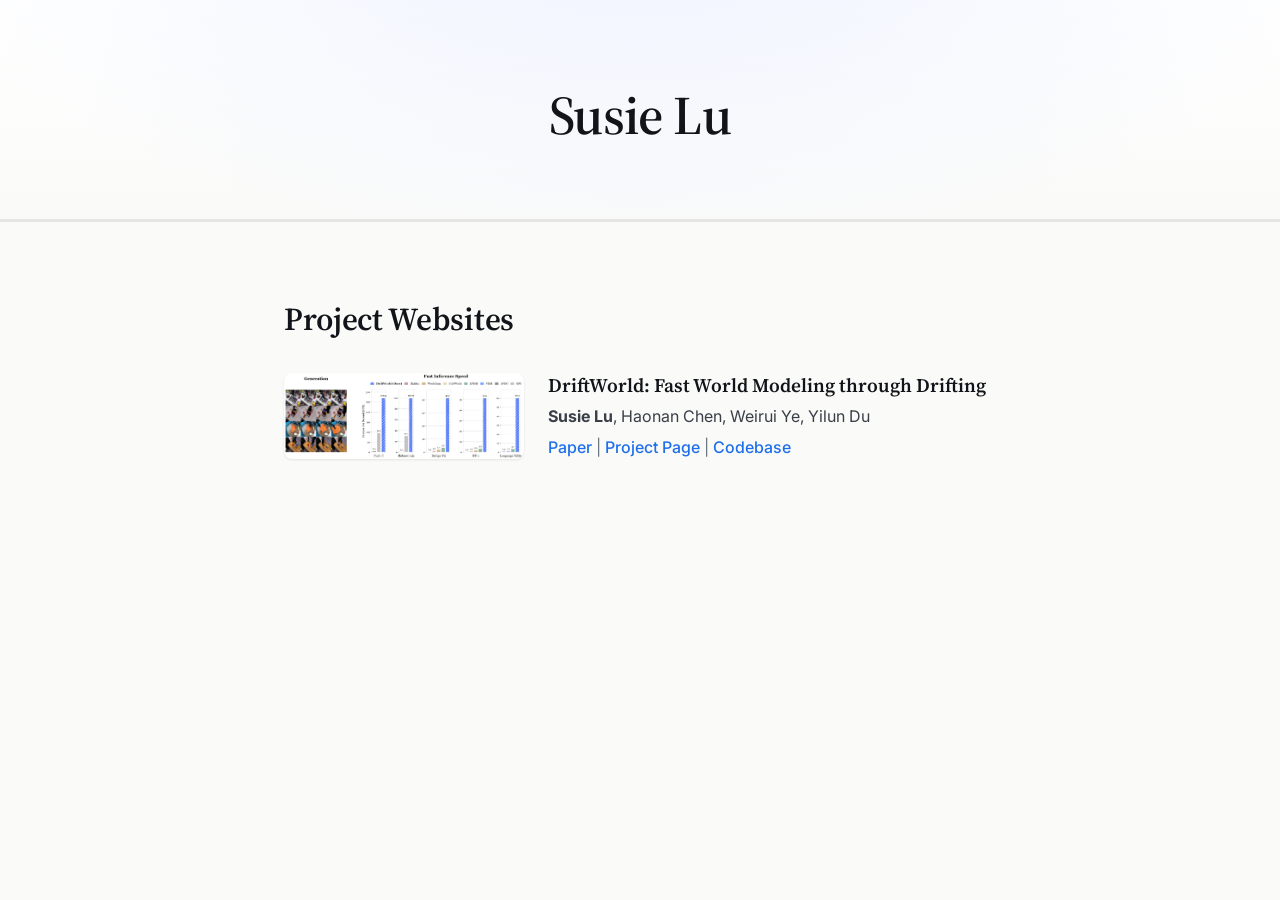
<file: index.html>
<!DOCTYPE html>
<html lang="en">

<head>
  <meta charset="UTF-8" />
  <meta name="viewport" content="width=device-width, initial-scale=1.0" />
  <title>Susie Lu</title>
  <link rel="preconnect" href="https://fonts.googleapis.com" />
  <link rel="preconnect" href="https://fonts.gstatic.com" crossorigin />
  <link
    href="https://fonts.googleapis.com/css2?family=Inter:wght@400;500;600;700&family=Source+Serif+4:opsz,wght@8..60,400;8..60,600&display=swap"
    rel="stylesheet" />
  <style>
    :root {
      --bg:           #fafaf9;
      --surface:      #ffffff;
      --ink:          #111418;
      --ink-soft:     #3a3f47;
      --ink-mute:     #6b7280;
      --line:         #e5e5e3;
      --accent:       #1f6feb;
      --shadow-sm:    0 1px 2px rgba(17, 20, 24, 0.04),
                      0 1px 3px rgba(17, 20, 24, 0.06);
      --maxw-narrow:  760px;

      --font-sans: "Inter", -apple-system, BlinkMacSystemFont, "Segoe UI", Roboto,
                   Helvetica, Arial, sans-serif;
      --font-serif: "Source Serif 4", Georgia, "Times New Roman", serif;
    }

    * { box-sizing: border-box; }

    body {
      margin: 0;
      font-family: var(--font-sans);
      font-size: 16px;
      line-height: 1.6;
      color: var(--ink);
      background: var(--bg);
      -webkit-font-smoothing: antialiased;
      -moz-osx-font-smoothing: grayscale;
    }

    /* ────── Layout ────── */
    .container {
      max-width: var(--maxw-narrow);
      margin: 0 auto;
      padding: 0 24px;
    }

    /* ────── Hero ────── */
    .hero {
      padding: 84px 0 72px;
      background:
        radial-gradient(1200px 600px at 50% -100px, #eef2ff 0%, transparent 60%),
        linear-gradient(180deg, #ffffff 0%, var(--bg) 100%);
      border-bottom: 3px solid var(--line);
    }
    .hero .container { text-align: center; }

    .title {
      font-family: var(--font-serif);
      font-size: clamp(2rem, 5vw, 3.4rem);
      font-weight: 600;
      line-height: 1.15;
      letter-spacing: -0.015em;
      margin: 0;
      color: var(--ink);
    }

    /* ────── Sections ────── */
    .section { padding: 72px 0; }

    .section-title {
      font-family: var(--font-serif);
      font-size: clamp(1.5rem, 2.6vw, 2rem);
      font-weight: 600;
      letter-spacing: -0.01em;
      margin: 0 0 28px;
    }

    /* ────── Publications ────── */
    .pub {
      display: flex;
      align-items: flex-start;
      gap: 24px;
    }
    .pub + .pub {
      margin-top: 36px;
      padding-top: 36px;
      border-top: 1px solid var(--line);
    }

    .pub-thumb {
      flex: 0 0 240px;
      display: block;
    }
    .pub-thumb img {
      width: 100%;
      height: auto;
      display: block;
      border-radius: 8px;
      background: var(--surface);
      box-shadow: var(--shadow-sm);
    }

    .pub-title {
      font-family: var(--font-serif);
      font-size: 1.2rem;
      font-weight: 600;
      line-height: 1.3;
      margin: 0 0 6px;
    }
    .pub-title a {
      color: inherit;
      text-decoration: none;
    }
    .pub-title a:hover { text-decoration: underline; }
    .pub-authors {
      color: var(--ink-soft);
      margin: 0 0 6px;
    }
    .pub-links {
      color: var(--ink-mute);
      margin: 0;
    }
    .pub-links a {
      color: var(--accent);
      text-decoration: none;
      font-weight: 500;
    }
    .pub-links a:hover { text-decoration: underline; }

    @media (max-width: 640px) {
      .hero { padding: 56px 0 48px; }
      .section { padding: 48px 0; }
      .pub { flex-direction: column; gap: 16px; }
      .pub-thumb { flex: 1 1 auto; width: 100%; }
    }
  </style>
</head>

<body>
  <header class="hero">
    <div class="container">
      <h1 class="title">Susie Lu</h1>
    </div>
  </header>

  <main>
    <section class="section">
      <div class="container">
        <h2 class="section-title">Project Websites</h2>

        <div class="pub">
          <a class="pub-thumb" href="https://susie-lu.github.io/driftworld/">
            <img src="driftworld/videos/Fig/Teaser.png" alt="DriftWorld teaser figure" />
          </a>
          <div class="pub-body">
            <h3 class="pub-title">
              <a href="https://susie-lu.github.io/driftworld/">DriftWorld: Fast World Modeling through Drifting</a>
            </h3>
            <p class="pub-authors"><strong>Susie Lu</strong>, Haonan Chen, Weirui Ye, Yilun Du</p>
            <p class="pub-links">
              <a href="https://arxiv.org/abs/2607.15065" target="_blank" rel="noopener noreferrer">Paper</a> |
              <a href="https://susie-lu.github.io/driftworld/">Project Page</a> |
              <a href="https://github.com/Susie-Lu/driftworld" target="_blank" rel="noopener noreferrer">Codebase</a>
            </p>
          </div>
        </div>

      </div>
    </section>
  </main>

  <script type='module' src='https://static.cloudflareinsights.com/beacon.min.js' data-cf-beacon='{"token": "776e2ca73d85475c827cba6ffa720adf"}'></script>
</body>

</html>
</file>
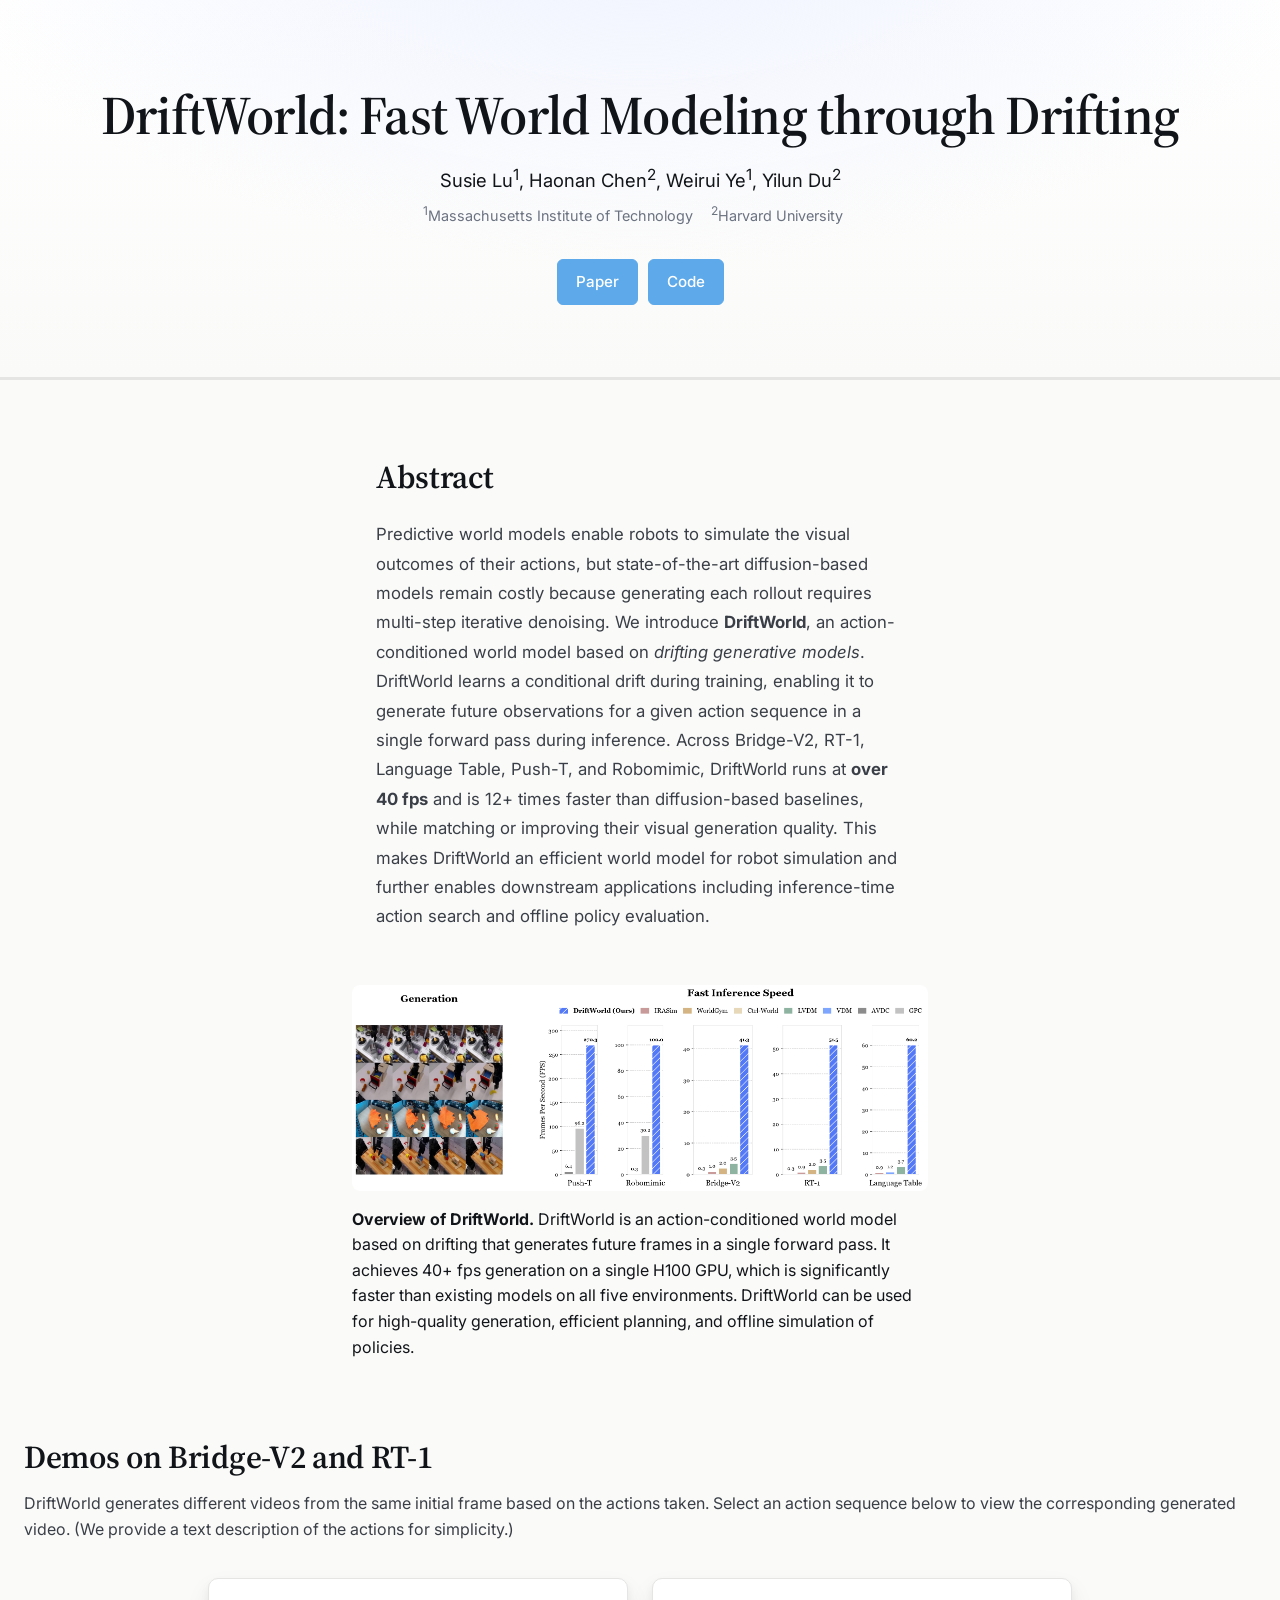
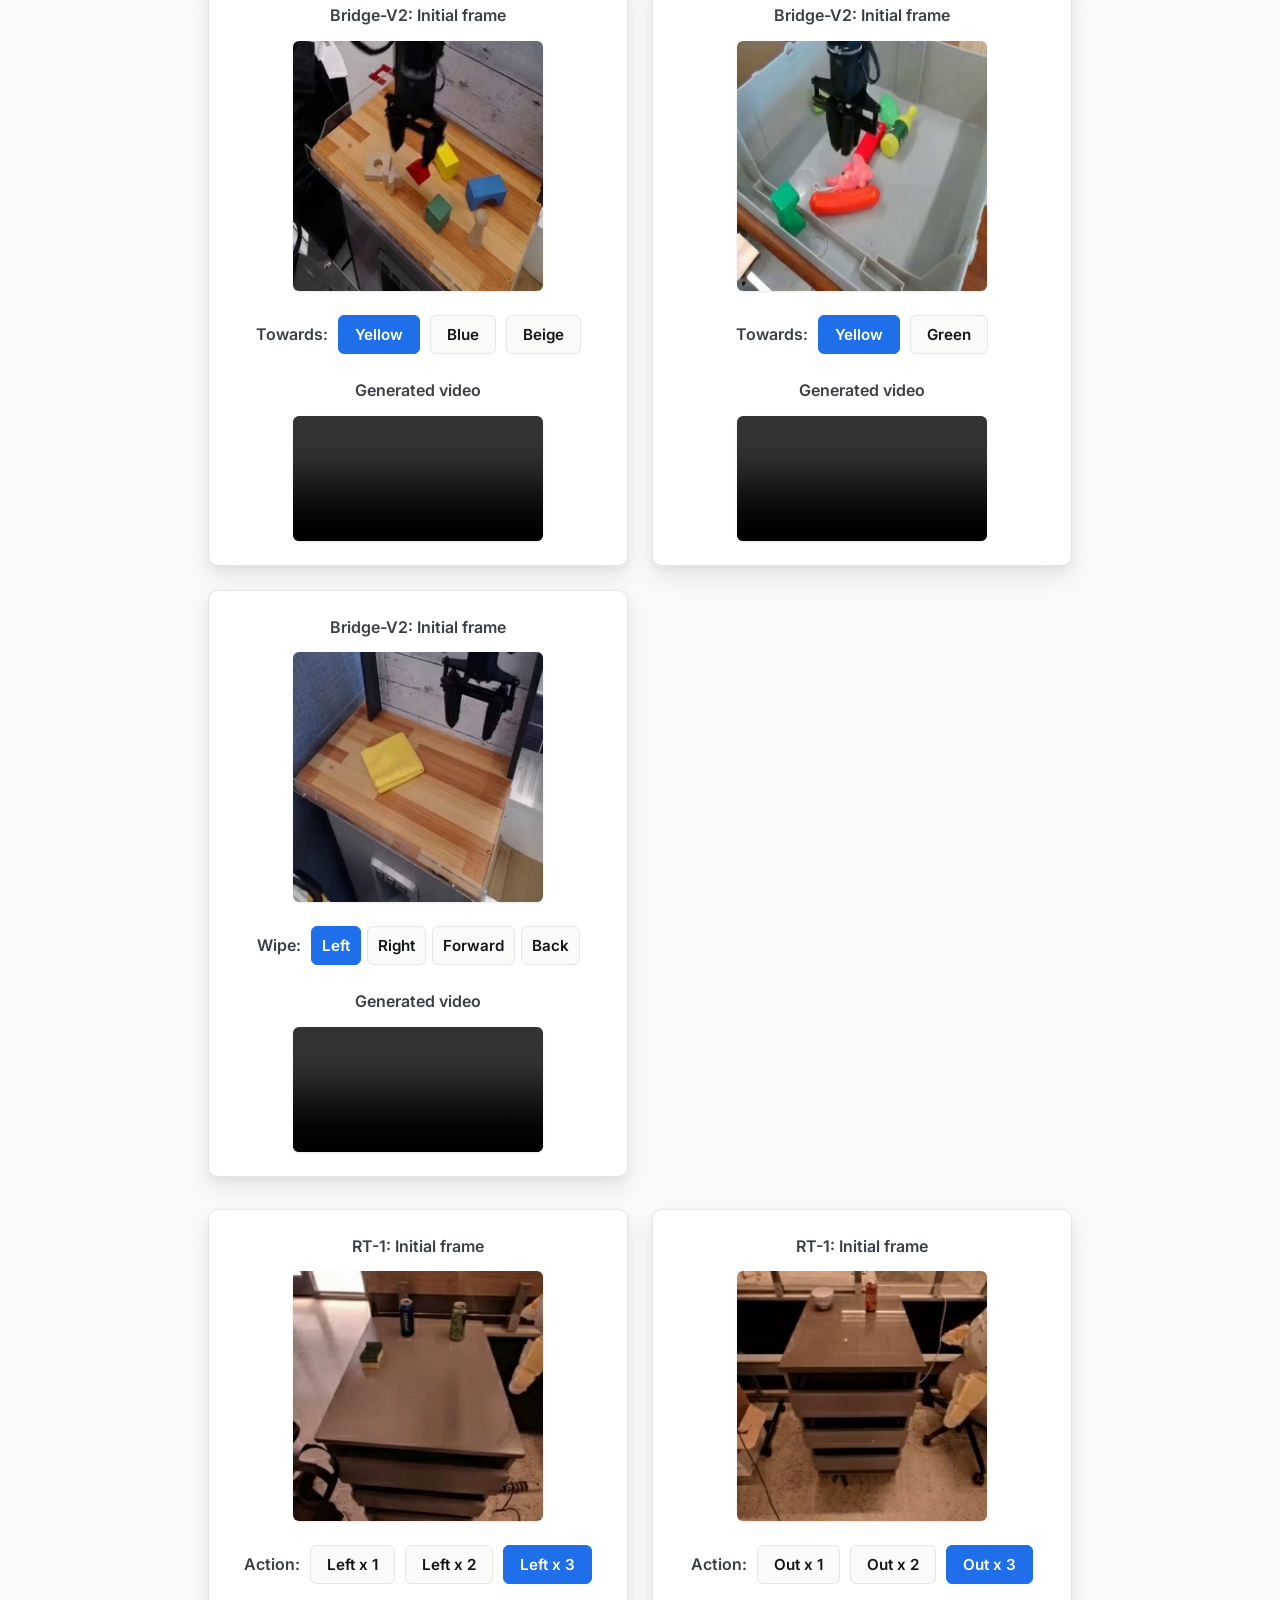
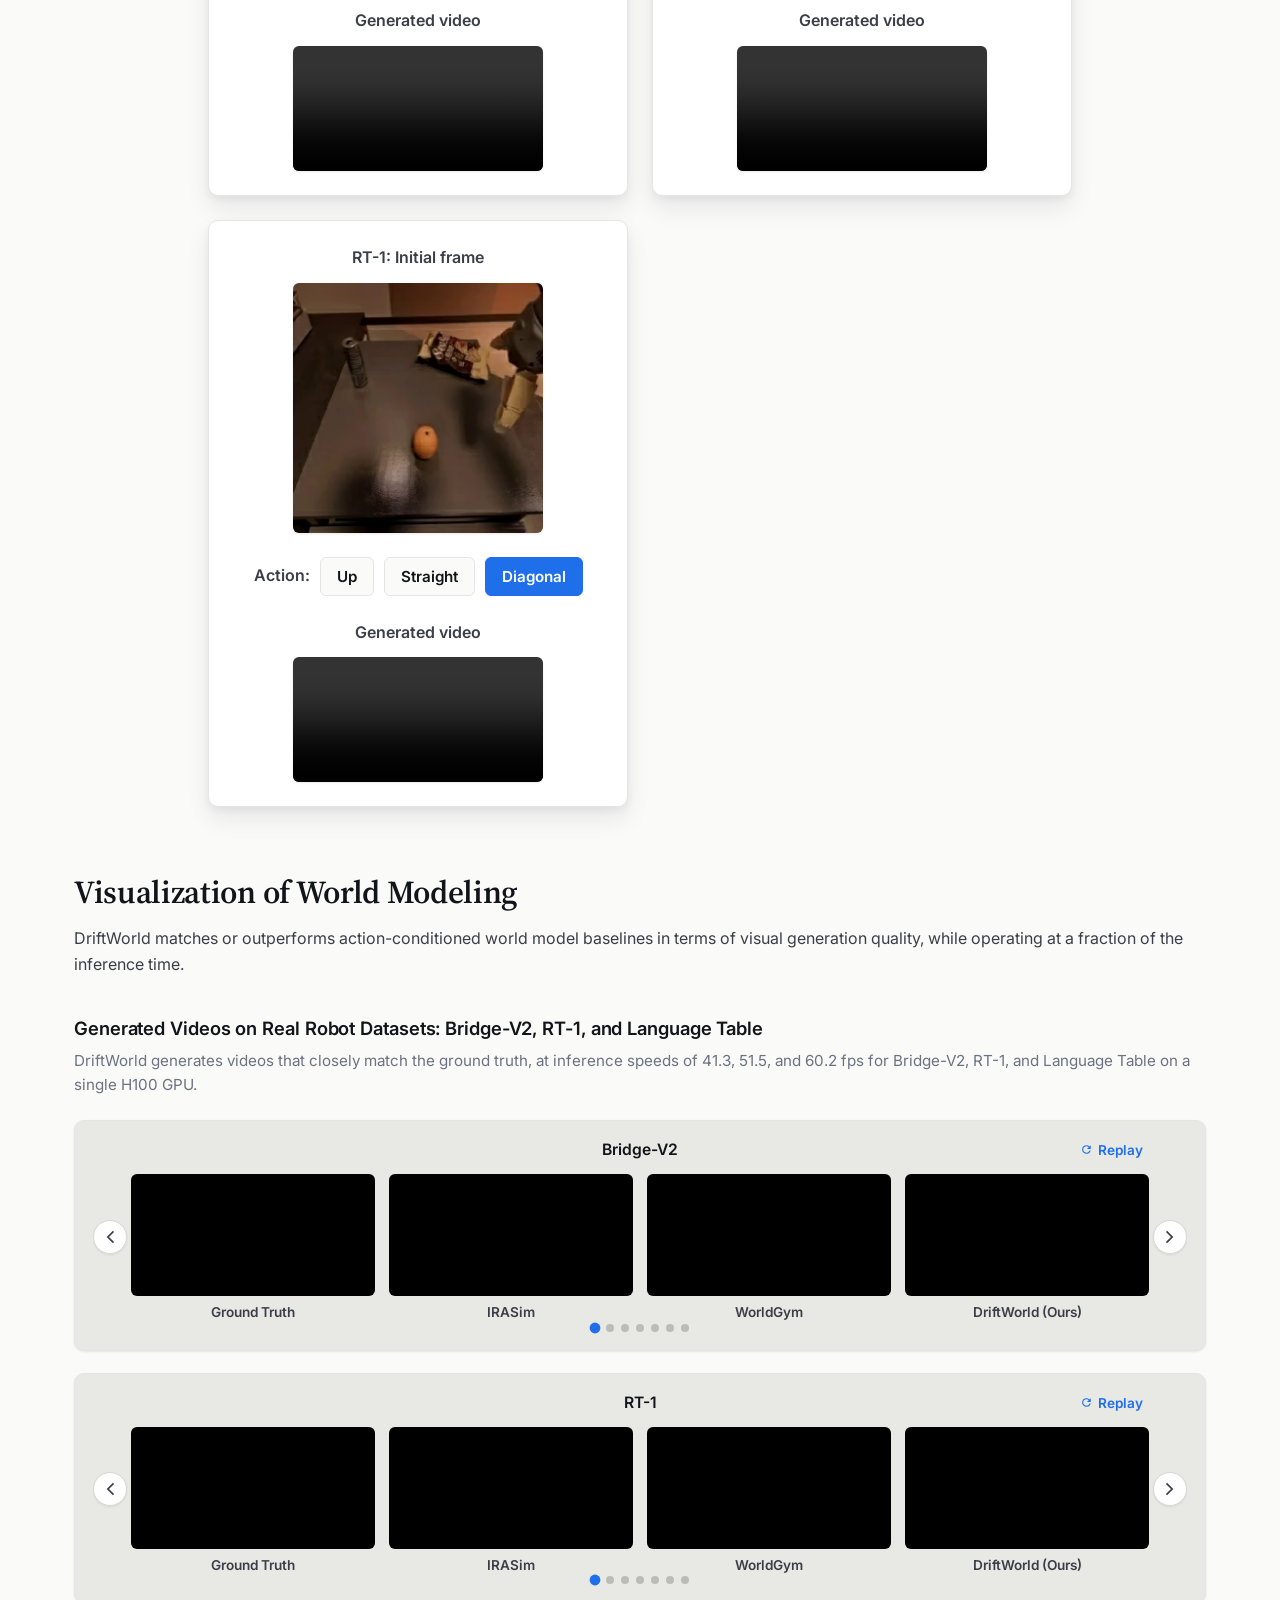
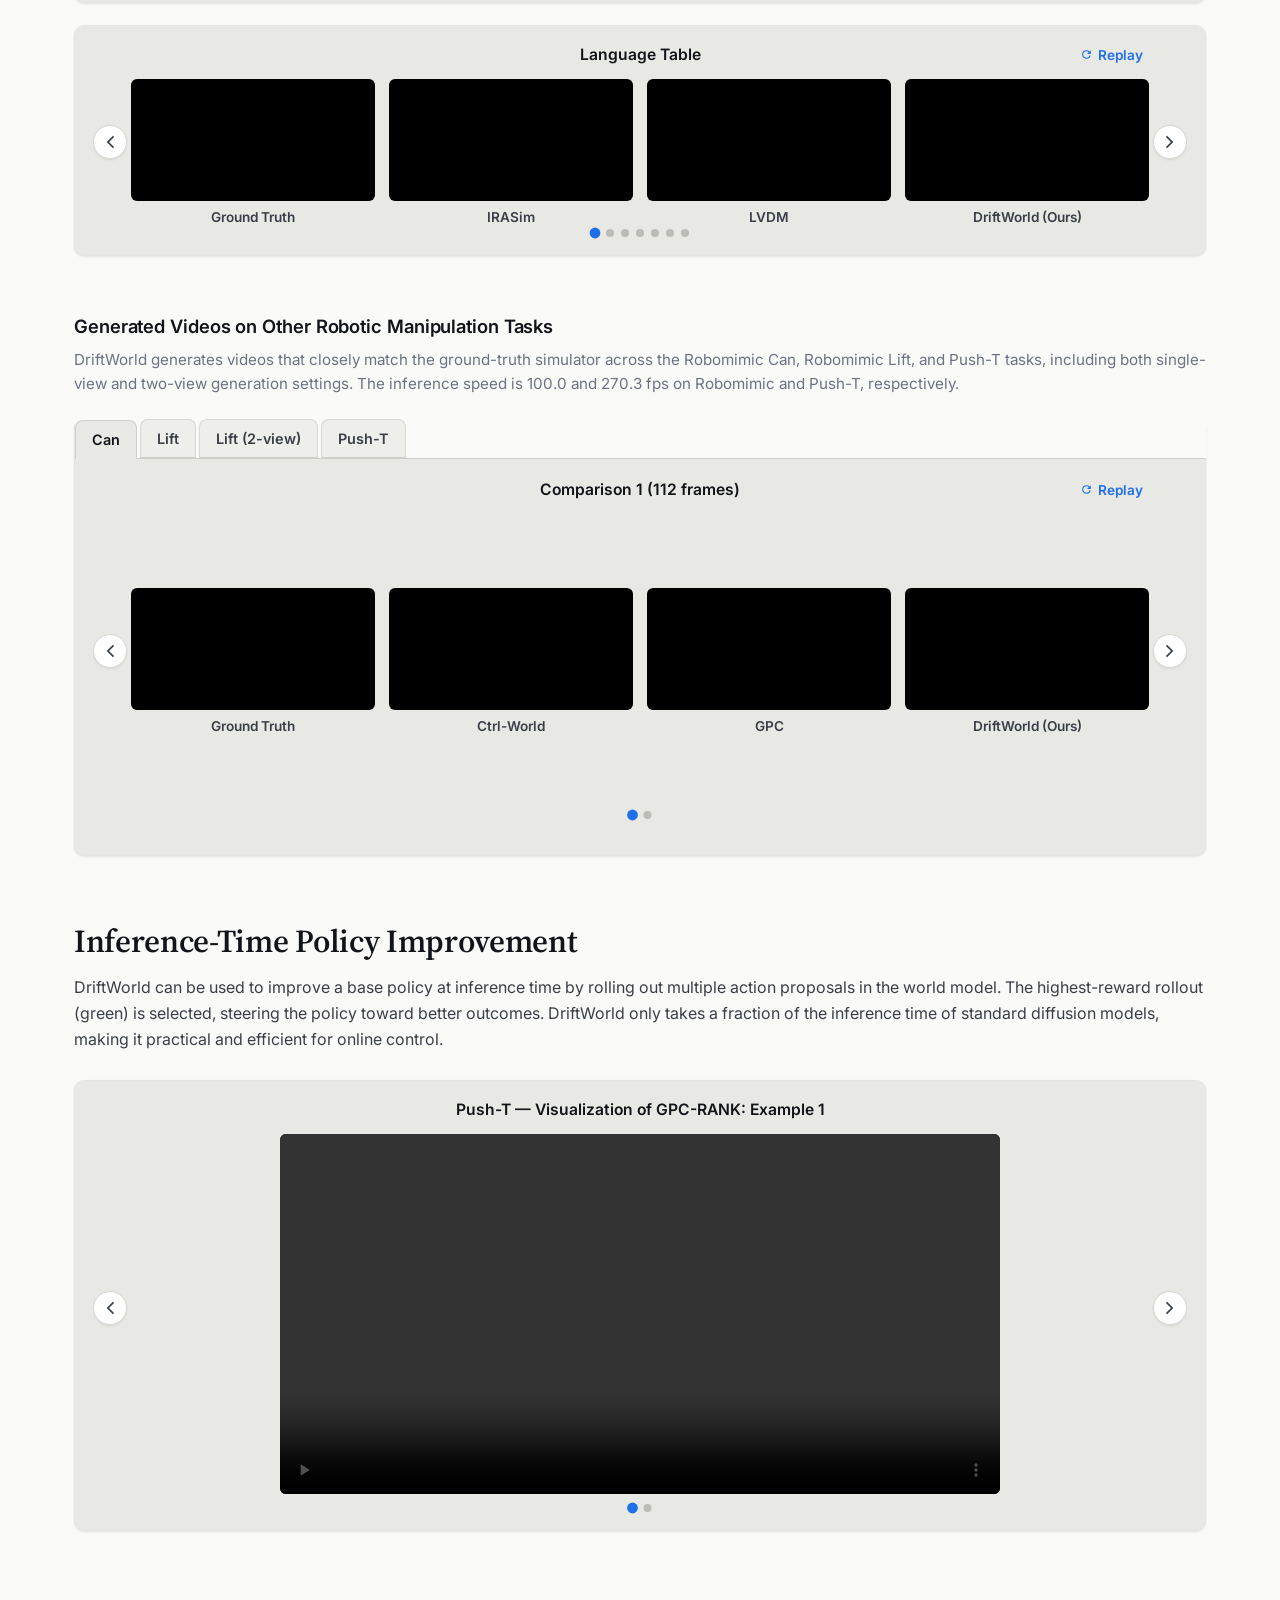
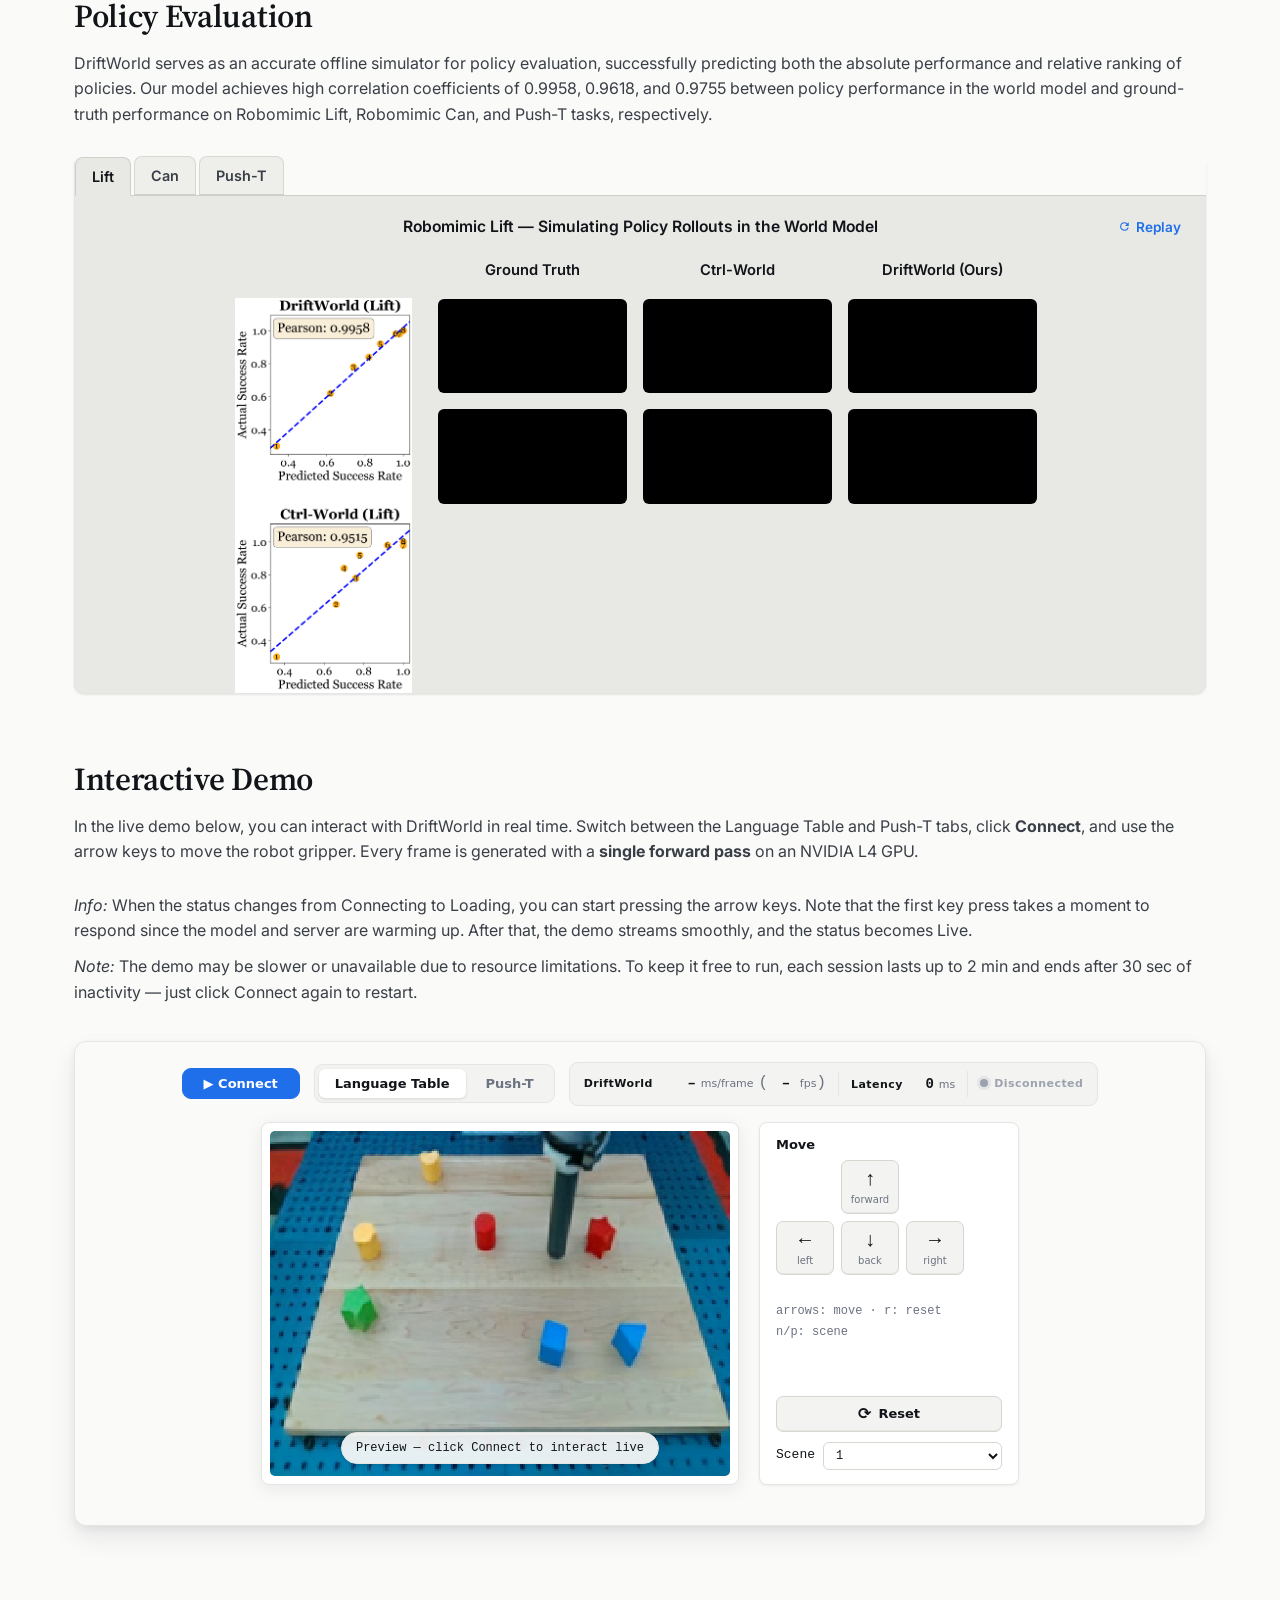
<file: driftworld/index.html>
<!DOCTYPE html>
<html lang="en">

<head>
  <meta charset="UTF-8" />
  <meta name="viewport" content="width=device-width, initial-scale=1.0" />
  <title>DriftWorld</title>
  <link rel="preconnect" href="https://fonts.googleapis.com" />
  <link rel="preconnect" href="https://fonts.gstatic.com" crossorigin />
  <link
    href="https://fonts.googleapis.com/css2?family=Inter:wght@400;500;600;700&family=Source+Serif+4:opsz,wght@8..60,400;8..60,600&display=swap"
    rel="stylesheet" />
  <link rel="stylesheet" href="css/style.css" />
</head>

<body>
  <header class="hero">
    <div class="container">
      <h1 class="title">DriftWorld: Fast World Modeling through Drifting</h1>
      <p class="meta">
        Susie Lu<sup>1</sup>, Haonan Chen<sup>2</sup>, Weirui Ye<sup>1</sup>, Yilun Du<sup>2</sup>
      </p>
      <p class="affiliations">
        <sup>1</sup>Massachusetts Institute of Technology&emsp;
        <sup>2</sup>Harvard University&emsp;
      </p>
      <div class="hero-actions">
        <a class="btn" href="https://arxiv.org/abs/2607.15065" target="_blank" rel="noopener noreferrer">Paper</a>
        <a class="btn btn-secondary" href="https://github.com/Susie-Lu/driftworld" target="_blank" rel="noopener noreferrer">Code</a>
      </div>
    </div>
  </header>

  <main>
    <section id="abstract" class="section">
      <div class="container narrow">
        <h2 class="section-title">Abstract</h2>
        <p class="lead">
          Predictive world models enable robots to simulate the visual outcomes of their actions,
          but state-of-the-art diffusion-based models remain costly because generating each rollout requires
          multi-step iterative denoising. We introduce <b>DriftWorld</b>, an action-conditioned world model
          based on <em>drifting generative models</em>. DriftWorld learns a conditional drift during training,
          enabling it to generate future observations for a given action sequence in a single forward pass during inference.
          Across Bridge-V2, RT-1, Language Table, Push-T, and Robomimic, DriftWorld runs at <b>over 40 fps</b> and is 12+ times
          faster than diffusion-based baselines, while matching or improving their visual generation quality.
          This makes DriftWorld an efficient world model for robot simulation and further enables downstream applications
          including inference-time action search and offline policy evaluation.
        </p>
      </div>
    </section>

    <figure style="margin: 0 auto; text-align: center;">
      <img src="videos/Fig/Teaser.png" alt="DriftWorld teaser"
        style="width: 45%; height: auto; display: block; margin: 0 auto; border-radius: 8px;">

      <figcaption style="margin: 16px auto 0; width: 45%; display: block; text-align: left;">
        <b>Overview of DriftWorld.</b> DriftWorld is an action-conditioned world model based on drifting that generates
        future frames in a single forward pass. It achieves 40+ fps generation on a single H100 GPU, which is
        significantly faster than
        existing models on all five environments. DriftWorld can be used for high-quality generation, efficient
        planning, and offline simulation of policies.
      </figcaption>
    </figure>

    <section id="scripted-demos" class="section scripted-demo-section">
      <div class="container">
        <div class="section-header">
          <h2 class="section-title">Demos on Bridge-V2 and RT-1</h2>
          <p class="section-desc">
            DriftWorld generates different videos from the same initial frame based on the actions taken.
            Select an action sequence below to view the corresponding generated video.
            (We provide a text description of the actions for simplicity.)
          </p>
        </div>

        <div class="scripted-demo-grid scripted-bridge-row">
          <div class="compare-card scripted-demo-card">
            <h3 class="scripted-demo-caption">Bridge-V2: Initial frame</h3>
            <img class="scripted-demo-image" src="videos/Demo_Bridge/scene_1/frame0.png"
              alt="Initial Bridge-V2 scene frame">

            <div class="scripted-demo-actions" aria-label="Scripted Bridge-V2 target block selection">
              <h3>Towards:</h3>
              <button class="scripted-action-button selected" type="button" aria-pressed="true"
                data-video="videos/Demo_Bridge/scene_1/yellow.mp4">Yellow</button>
              <button class="scripted-action-button" type="button" aria-pressed="false"
                data-video="videos/Demo_Bridge/scene_1/blue.mp4">Blue</button>
              <button class="scripted-action-button" type="button" aria-pressed="false"
                data-video="videos/Demo_Bridge/scene_1/beige.mp4">Beige</button>
            </div>

            <div class="scripted-demo-video">
              <h3>Generated video</h3>
              <video class="scripted-result-video" controls autoplay muted playsinline preload="metadata"
                src="videos/Demo_Bridge/scene_1/yellow.mp4">
              </video>
            </div>
          </div>

          <div class="compare-card scripted-demo-card">
            <h3 class="scripted-demo-caption">Bridge-V2: Initial frame</h3>
            <img class="scripted-demo-image" src="videos/Demo_Bridge/scene_2/frame0.png"
              alt="Initial Bridge-V2 scene frame">

            <div class="scripted-demo-actions" aria-label="Scripted Bridge-V2 target object selection">
              <h3>Towards:</h3>
              <button class="scripted-action-button selected" type="button" aria-pressed="true"
                data-video="videos/Demo_Bridge/scene_2/bottle.mp4">Yellow</button>
              <button class="scripted-action-button" type="button" aria-pressed="false"
                data-video="videos/Demo_Bridge/scene_2/block.mp4">Green</button>
            </div>

            <div class="scripted-demo-video">
              <h3>Generated video</h3>
              <video class="scripted-result-video" controls autoplay muted playsinline preload="metadata"
                src="videos/Demo_Bridge/scene_2/bottle.mp4">
              </video>
            </div>
          </div>

          <div class="compare-card scripted-demo-card">
            <h3 class="scripted-demo-caption">Bridge-V2: Initial frame</h3>
            <img class="scripted-demo-image" src="videos/Demo_Bridge/scene_3/frame0.png"
              alt="Initial Bridge-V2 scene frame">

            <div class="scripted-demo-actions" aria-label="Scripted Bridge-V2 wipe direction selection">
              <h3>Wipe:</h3>
              <div class="scripted-action-rows">
                <button class="scripted-action-button selected" type="button" aria-pressed="true"
                  data-video="videos/Demo_Bridge/scene_3/left.mp4">Left</button>
                <button class="scripted-action-button" type="button" aria-pressed="false"
                  data-video="videos/Demo_Bridge/scene_3/right.mp4">Right</button>
                <button class="scripted-action-button" type="button" aria-pressed="false"
                  data-video="videos/Demo_Bridge/scene_3/forward.mp4">Forward</button>
                <button class="scripted-action-button" type="button" aria-pressed="false"
                  data-video="videos/Demo_Bridge/scene_3/backward.mp4">Back</button>
              </div>
            </div>

            <div class="scripted-demo-video">
              <h3>Generated video</h3>
              <video class="scripted-result-video" controls autoplay muted playsinline preload="metadata"
                src="videos/Demo_Bridge/scene_3/left.mp4">
              </video>
            </div>
          </div>

        </div>

        <div class="scripted-demo-grid scripted-rt1-row">
          <div class="compare-card scripted-demo-card">
            <h3 class="scripted-demo-caption">RT-1: Initial frame</h3>
            <img class="scripted-demo-image" src="videos/Demo_RT1/scene_1/frame0.png" alt="Initial RT-1 scene frame">

            <div class="scripted-demo-actions" aria-label="Scripted RT-1 left action selection">
              <h3>Action:</h3>
              <button class="scripted-action-button" type="button" aria-pressed="false"
                data-video="videos/Demo_RT1/scene_1/left1.mp4">Left x 1</button>
              <button class="scripted-action-button" type="button" aria-pressed="false"
                data-video="videos/Demo_RT1/scene_1/left2.mp4">Left x 2</button>
              <button class="scripted-action-button selected" type="button" aria-pressed="true"
                data-video="videos/Demo_RT1/scene_1/left3.mp4">Left x 3</button>
            </div>

            <div class="scripted-demo-video">
              <h3>Generated video</h3>
              <video class="scripted-result-video" controls autoplay muted playsinline preload="metadata"
                src="videos/Demo_RT1/scene_1/left3.mp4">

              </video>
            </div>
          </div>

          <div class="compare-card scripted-demo-card">
            <h3 class="scripted-demo-caption">RT-1: Initial frame</h3>
            <img class="scripted-demo-image" src="videos/Demo_RT1/scene_2/frame0.png" alt="Initial RT-1 scene frame">

            <div class="scripted-demo-actions" aria-label="Scripted RT-1 out action selection">
              <h3>Action:</h3>
              <button class="scripted-action-button" type="button" aria-pressed="false"
                data-video="videos/Demo_RT1/scene_2/out1.mp4">Out x 1</button>
              <button class="scripted-action-button" type="button" aria-pressed="false"
                data-video="videos/Demo_RT1/scene_2/out2.mp4">Out x 2</button>
              <button class="scripted-action-button selected" type="button" aria-pressed="true"
                data-video="videos/Demo_RT1/scene_2/out3.mp4">Out x 3</button>
            </div>

            <div class="scripted-demo-video">
              <h3>Generated video</h3>
              <video class="scripted-result-video" controls autoplay muted playsinline preload="metadata"
                src="videos/Demo_RT1/scene_2/out3.mp4">

              </video>
            </div>
          </div>

          <div class="compare-card scripted-demo-card">
            <h3 class="scripted-demo-caption">RT-1: Initial frame</h3>
            <img class="scripted-demo-image" src="videos/Demo_RT1/scene_3/frame0.png" alt="Initial RT-1 scene frame">

            <div class="scripted-demo-actions" aria-label="Scripted RT-1 out action selection">
              <h3>Action:</h3>
              <button class="scripted-action-button" type="button" aria-pressed="false"
                data-video="videos/Demo_RT1/scene_3/up.mp4">Up</button>
              <button class="scripted-action-button" type="button" aria-pressed="false"
                data-video="videos/Demo_RT1/scene_3/diagonalright.mp4">Straight</button>
              <button class="scripted-action-button selected" type="button" aria-pressed="true"
                data-video="videos/Demo_RT1/scene_3/diagonal.mp4">Diagonal</button>
            </div>

            <div class="scripted-demo-video">
              <h3>Generated video</h3>
              <video class="scripted-result-video" controls autoplay muted playsinline preload="metadata"
                src="videos/Demo_RT1/scene_3/diagonal.mp4">

              </video>
            </div>
          </div>

        </div>
      </div>

      <style>
        .scripted-demo-section .container {
          max-width: 1360px;
        }

        .scripted-demo-section .scripted-demo-grid {
          display: grid;
          grid-template-columns: repeat(3, minmax(0, 420px));
          gap: 24px;
          justify-content: center;
          align-items: start;
        }

        .scripted-demo-section .scripted-demo-card {
          width: 100%;
          max-width: 420px;
          margin: 0;
          padding: 24px;
          background: var(--surface);
          border-color: var(--line);
          box-shadow: var(--shadow-md);
        }

        .scripted-demo-section .scripted-demo-image,
        .scripted-demo-section .scripted-result-video {
          display: block;
          width: 100%;
          max-width: 250px;
          margin: 0 auto;
          border-radius: var(--radius-sm);
          box-shadow: var(--shadow-sm);
        }

        .scripted-demo-section .scripted-demo-actions {
          display: flex;
          align-items: center;
          justify-content: center;
          flex-wrap: wrap;
          gap: 10px;
          margin: 24px 0;
        }

        .scripted-demo-section .scripted-demo-caption,
        .scripted-demo-section .scripted-demo-actions h3,
        .scripted-demo-section .scripted-demo-video h3 {
          margin: 0;
          color: var(--ink-soft);
          font-size: 1rem;
          font-weight: 600;
        }

        .scripted-demo-section .scripted-action-button {
          border: 1px solid var(--line);
          background: var(--bg);
          color: var(--ink);
          padding: 9px 16px;
          border-radius: 6px;
          font-family: inherit;
          font-size: .95rem;
          font-weight: 600;
          cursor: pointer;
          transition: background .15s, border-color .15s, color .15s, transform .1s;
        }

        .scripted-demo-section .scripted-action-button:hover {
          border-color: #c7c7c2;
          background: #f0f0ed;
        }

        .scripted-demo-section .scripted-action-button.selected {
          background: var(--accent);
          border-color: var(--accent);
          color: #fff;
        }

        .scripted-demo-section .scripted-action-button:active {
          transform: translateY(1px);
        }

        .scripted-demo-section .scripted-demo-video {
          text-align: center;
        }

        .scripted-demo-section .scripted-demo-caption,
        .scripted-demo-section .scripted-demo-video h3 {
          margin-bottom: 12px;
        }

        .scripted-demo-section .scripted-demo-caption {
          text-align: center;
        }

        /* Bridge row sits directly above the RT-1 row, separated by a little more than the
           within-row card gap. */
        .scripted-demo-section .scripted-demo-grid+.scripted-demo-grid {
          margin-top: 32px;
        }

        /* The wipe card fits four buttons on one row by giving back its side padding, rather than
           by being wider than the other cards. Top/bottom padding is untouched so heights match. */
        .scripted-bridge-row .scripted-demo-card:nth-child(3) {
          padding: 24px 16px;
        }

        .scripted-demo-section .scripted-action-rows {
          display: flex;
          flex-wrap: wrap;
          justify-content: center;
          gap: 6px;
        }

        /* Vertical padding stays at the shared 9px so this row is exactly as tall as the other
           cards' rows; only the horizontal padding shrinks. */
        .scripted-demo-section .scripted-action-rows .scripted-action-button {
          padding: 9px 10px;
          white-space: nowrap;
        }

        @media (max-width: 1360px) {
          .scripted-demo-section .scripted-demo-grid {
            grid-template-columns: repeat(2, minmax(0, 420px));
          }
        }

        @media (max-width: 920px) {
          .scripted-demo-section .scripted-demo-grid {
            grid-template-columns: minmax(0, 420px);
          }
        }

        @media (max-width: 640px) {
          .scripted-demo-section .scripted-demo-card {
            padding: 18px;
          }

          .scripted-demo-section .scripted-demo-actions {
            align-items: stretch;
            flex-direction: column;
          }

          .scripted-demo-section .scripted-action-button {
            width: 100%;
          }

          .scripted-demo-section .scripted-action-rows {
            width: 100%;
            flex-direction: column;
          }
        }
      </style>

      <script>
        (() => {
          function init() {
            document.querySelectorAll('.scripted-demo-card').forEach((card) => {
              const video = card.querySelector('.scripted-result-video');
              const buttons = Array.from(card.querySelectorAll('.scripted-action-button[data-video]'));
              if (!video || buttons.length === 0) return;

              function playVideo() {
                const playPromise = video.play();
                if (playPromise && typeof playPromise.catch === 'function') {
                  playPromise.catch(() => { });
                }
              }

              function restartVideo() {
                try {
                  video.currentTime = 0;
                } catch (error) {
                }
                playVideo();
              }

              buttons.forEach((button) => {
                button.addEventListener('click', () => {
                  buttons.forEach((otherButton) => {
                    const selected = otherButton === button;
                    otherButton.classList.toggle('selected', selected);
                    otherButton.setAttribute('aria-pressed', selected ? 'true' : 'false');
                  });

                  if (video.getAttribute('src') !== button.dataset.video) {
                    video.setAttribute('src', button.dataset.video);
                    video.load();
                  }

                  if (video.readyState >= 1) {
                    restartVideo();
                  } else {
                    video.addEventListener('loadedmetadata', restartVideo, { once: true });
                  }
                });
              });
            });
          }

          if (document.readyState === 'loading') {
            document.addEventListener('DOMContentLoaded', init, { once: true });
          } else {
            init();
          }
        })();
      </script>
    </section>

    <section id="results" class="section">
      <div class="container">

        <div class="section-header">
          <h2 class="section-title">Visualization of World Modeling</h2>
          <p class="section-desc">
            DriftWorld matches or outperforms action-conditioned world model baselines in terms of visual generation
            quality, while operating at a fraction of the inference time.
          </p>
        </div>

        <h3 class="subsection-title">Generated Videos on Real Robot Datasets: Bridge-V2, RT-1, and Language Table</h3>
        <p class="subsection-desc">
          DriftWorld generates videos that closely match the ground truth, at inference speeds of 41.3, 51.5, and 60.2
          fps for Bridge-V2, RT-1, and Language Table on a single H100 GPU.
        </p>

        <div class="compare-card compare-carousel" data-carousel aria-label="Bridge-V2 comparison carousel">
          <div class="compare-carousel-viewport">
            <div class="compare-carousel-track">
              <article class="compare-slide is-active" data-carousel-slide>
                <div class="compare-header">
                  <strong>Bridge-V2 </strong>
                  <button class="replay-btn" type="button" data-target="bridge-cmp-4">
                    <svg viewBox="0 0 24 24" aria-hidden="true">
                      <path
                        d="M17.65 6.35A7.95 7.95 0 0 0 12 4a8 8 0 1 0 7.74 10h-2.08A6 6 0 1 1 12 6c1.66 0 3.14.69 4.22 1.78L13 11h7V4l-2.35 2.35z" />
                    </svg>
                    Replay
                  </button>
                </div>
                <div class="compare-row" id="bridge-cmp-4">
                  <figure class="compare-item">
                    <video autoplay muted playsinline preload="metadata"
                      src="videos/Bridge_Comparison/gt/1.mp4"></video>
                    <figcaption class="compare-caption">Ground Truth</figcaption>
                  </figure>
                  <figure class="compare-item">
                    <video autoplay muted playsinline preload="metadata"
                      src="videos/Bridge_Comparison/irasim/1.mp4"></video>
                    <figcaption class="compare-caption">IRASim</figcaption>
                  </figure>
                  <figure class="compare-item">
                    <video autoplay muted playsinline preload="metadata"
                      src="videos/Bridge_Comparison/worldgym/1.mp4"></video>
                    <figcaption class="compare-caption">WorldGym</figcaption>
                  </figure>
                  <figure class="compare-item">
                    <video autoplay muted playsinline preload="metadata"
                      src="videos/Bridge_Comparison/driftworld/1.mp4"></video>
                    <figcaption class="compare-caption">DriftWorld (Ours)</figcaption>
                  </figure>
                </div>
              </article>

              <article class="compare-slide" data-carousel-slide>
                <div class="compare-header">
                  <strong>Bridge-V2 </strong>
                  <button class="replay-btn" type="button" data-target="bridge-cmp-6">
                    <svg viewBox="0 0 24 24" aria-hidden="true">
                      <path
                        d="M17.65 6.35A7.95 7.95 0 0 0 12 4a8 8 0 1 0 7.74 10h-2.08A6 6 0 1 1 12 6c1.66 0 3.14.69 4.22 1.78L13 11h7V4l-2.35 2.35z" />
                    </svg>
                    Replay
                  </button>
                </div>
                <div class="compare-row" id="bridge-cmp-6">
                  <figure class="compare-item">
                    <video autoplay muted playsinline preload="metadata"
                      src="videos/Bridge_Comparison/gt/2.mp4"></video>
                    <figcaption class="compare-caption">Ground Truth</figcaption>
                  </figure>
                  <figure class="compare-item">
                    <video autoplay muted playsinline preload="metadata"
                      src="videos/Bridge_Comparison/irasim/2.mp4"></video>
                    <figcaption class="compare-caption">IRASim</figcaption>
                  </figure>
                  <figure class="compare-item">
                    <video autoplay muted playsinline preload="metadata"
                      src="videos/Bridge_Comparison/worldgym/2.mp4"></video>
                    <figcaption class="compare-caption">WorldGym</figcaption>
                  </figure>
                  <figure class="compare-item">
                    <video autoplay muted playsinline preload="metadata"
                      src="videos/Bridge_Comparison/driftworld/2.mp4"></video>
                    <figcaption class="compare-caption">DriftWorld (Ours)</figcaption>
                  </figure>
                </div>
              </article>

              <article class="compare-slide" data-carousel-slide>
                <div class="compare-header">
                  <strong>Bridge-V2</strong>
                  <button class="replay-btn" type="button" data-target="bridge-cmp-7">
                    <svg viewBox="0 0 24 24" aria-hidden="true">
                      <path
                        d="M17.65 6.35A7.95 7.95 0 0 0 12 4a8 8 0 1 0 7.74 10h-2.08A6 6 0 1 1 12 6c1.66 0 3.14.69 4.22 1.78L13 11h7V4l-2.35 2.35z" />
                    </svg>
                    Replay
                  </button>
                </div>
                <div class="compare-row" id="bridge-cmp-7">
                  <figure class="compare-item">
                    <video autoplay muted playsinline preload="metadata"
                      src="videos/Bridge_Comparison/gt/3.mp4"></video>
                    <figcaption class="compare-caption">Ground Truth</figcaption>
                  </figure>
                  <figure class="compare-item">
                    <video autoplay muted playsinline preload="metadata"
                      src="videos/Bridge_Comparison/irasim/3.mp4"></video>
                    <figcaption class="compare-caption">IRASim</figcaption>
                  </figure>
                  <figure class="compare-item">
                    <video autoplay muted playsinline preload="metadata"
                      src="videos/Bridge_Comparison/worldgym/3.mp4"></video>
                    <figcaption class="compare-caption">WorldGym</figcaption>
                  </figure>
                  <figure class="compare-item">
                    <video autoplay muted playsinline preload="metadata"
                      src="videos/Bridge_Comparison/driftworld/3.mp4"></video>
                    <figcaption class="compare-caption">DriftWorld (Ours)</figcaption>
                  </figure>
                </div>
              </article>

              <article class="compare-slide" data-carousel-slide>
                <div class="compare-header">
                  <strong>Bridge-V2</strong>
                  <button class="replay-btn" type="button" data-target="bridge-cmp-8">
                    <svg viewBox="0 0 24 24" aria-hidden="true">
                      <path
                        d="M17.65 6.35A7.95 7.95 0 0 0 12 4a8 8 0 1 0 7.74 10h-2.08A6 6 0 1 1 12 6c1.66 0 3.14.69 4.22 1.78L13 11h7V4l-2.35 2.35z" />
                    </svg>
                    Replay
                  </button>
                </div>
                <div class="compare-row" id="bridge-cmp-8">
                  <figure class="compare-item">
                    <video autoplay muted playsinline preload="metadata"
                      src="videos/Bridge_Comparison/gt/4.mp4"></video>
                    <figcaption class="compare-caption">Ground Truth</figcaption>
                  </figure>
                  <figure class="compare-item">
                    <video autoplay muted playsinline preload="metadata"
                      src="videos/Bridge_Comparison/irasim/4.mp4"></video>
                    <figcaption class="compare-caption">IRASim</figcaption>
                  </figure>
                  <figure class="compare-item">
                    <video autoplay muted playsinline preload="metadata"
                      src="videos/Bridge_Comparison/worldgym/4.mp4"></video>
                    <figcaption class="compare-caption">WorldGym</figcaption>
                  </figure>
                  <figure class="compare-item">
                    <video autoplay muted playsinline preload="metadata"
                      src="videos/Bridge_Comparison/driftworld/4.mp4"></video>
                    <figcaption class="compare-caption">DriftWorld (Ours)</figcaption>
                  </figure>
                </div>
              </article>

              <article class="compare-slide" data-carousel-slide>
                <div class="compare-header">
                  <strong>Bridge-V2</strong>
                  <button class="replay-btn" type="button" data-target="bridge-cmp-10">
                    <svg viewBox="0 0 24 24" aria-hidden="true">
                      <path
                        d="M17.65 6.35A7.95 7.95 0 0 0 12 4a8 8 0 1 0 7.74 10h-2.08A6 6 0 1 1 12 6c1.66 0 3.14.69 4.22 1.78L13 11h7V4l-2.35 2.35z" />
                    </svg>
                    Replay
                  </button>
                </div>
                <div class="compare-row" id="bridge-cmp-10">
                  <figure class="compare-item">
                    <video autoplay muted playsinline preload="metadata"
                      src="videos/Bridge_Comparison/gt/5.mp4"></video>
                    <figcaption class="compare-caption">Ground Truth</figcaption>
                  </figure>
                  <figure class="compare-item">
                    <video autoplay muted playsinline preload="metadata"
                      src="videos/Bridge_Comparison/irasim/5.mp4"></video>
                    <figcaption class="compare-caption">IRASim</figcaption>
                  </figure>
                  <figure class="compare-item">
                    <video autoplay muted playsinline preload="metadata"
                      src="videos/Bridge_Comparison/worldgym/5.mp4"></video>
                    <figcaption class="compare-caption">WorldGym</figcaption>
                  </figure>
                  <figure class="compare-item">
                    <video autoplay muted playsinline preload="metadata"
                      src="videos/Bridge_Comparison/driftworld/5.mp4"></video>
                    <figcaption class="compare-caption">DriftWorld (Ours)</figcaption>
                  </figure>
                </div>
              </article>

              <article class="compare-slide" data-carousel-slide>
                <div class="compare-header">
                  <strong>Bridge-V2</strong>
                  <button class="replay-btn" type="button" data-target="bridge-cmp-11">
                    <svg viewBox="0 0 24 24" aria-hidden="true">
                      <path
                        d="M17.65 6.35A7.95 7.95 0 0 0 12 4a8 8 0 1 0 7.74 10h-2.08A6 6 0 1 1 12 6c1.66 0 3.14.69 4.22 1.78L13 11h7V4l-2.35 2.35z" />
                    </svg>
                    Replay
                  </button>
                </div>
                <div class="compare-row" id="bridge-cmp-11">
                  <figure class="compare-item">
                    <video autoplay muted playsinline preload="metadata"
                      src="videos/Bridge_Comparison/gt/6.mp4"></video>
                    <figcaption class="compare-caption">Ground Truth</figcaption>
                  </figure>
                  <figure class="compare-item">
                    <video autoplay muted playsinline preload="metadata"
                      src="videos/Bridge_Comparison/irasim/6.mp4"></video>
                    <figcaption class="compare-caption">IRASim</figcaption>
                  </figure>
                  <figure class="compare-item">
                    <video autoplay muted playsinline preload="metadata"
                      src="videos/Bridge_Comparison/worldgym/6.mp4"></video>
                    <figcaption class="compare-caption">WorldGym</figcaption>
                  </figure>
                  <figure class="compare-item">
                    <video autoplay muted playsinline preload="metadata"
                      src="videos/Bridge_Comparison/driftworld/6.mp4"></video>
                    <figcaption class="compare-caption">DriftWorld (Ours)</figcaption>
                  </figure>
                </div>
              </article>

              <article class="compare-slide" data-carousel-slide>
                <div class="compare-header">
                  <strong>Bridge-V2
                  </strong>
                  <button class="replay-btn" type="button" data-target="bridge-cmp-12">
                    <svg viewBox="0 0 24 24" aria-hidden="true">
                      <path
                        d="M17.65 6.35A7.95 7.95 0 0 0 12 4a8 8 0 1 0 7.74 10h-2.08A6 6 0 1 1 12 6c1.66 0 3.14.69 4.22 1.78L13 11h7V4l-2.35 2.35z" />
                    </svg>
                    Replay
                  </button>
                </div>
                <div class="compare-row" id="bridge-cmp-12">
                  <figure class="compare-item">
                    <video autoplay muted playsinline preload="metadata"
                      src="videos/Bridge_Comparison/gt/7.mp4"></video>
                    <figcaption class="compare-caption">Ground Truth</figcaption>
                  </figure>
                  <figure class="compare-item">
                    <video autoplay muted playsinline preload="metadata"
                      src="videos/Bridge_Comparison/irasim/7.mp4"></video>
                    <figcaption class="compare-caption">IRASim</figcaption>
                  </figure>
                  <figure class="compare-item">
                    <video autoplay muted playsinline preload="metadata"
                      src="videos/Bridge_Comparison/worldgym/7.mp4"></video>
                    <figcaption class="compare-caption">WorldGym</figcaption>
                  </figure>
                  <figure class="compare-item">
                    <video autoplay muted playsinline preload="metadata"
                      src="videos/Bridge_Comparison/driftworld/7.mp4"></video>
                    <figcaption class="compare-caption">DriftWorld (Ours)</figcaption>
                  </figure>
                </div>
              </article>
            </div>

            <div class="compare-carousel-controls" aria-label="Bridge-V2 comparison navigation">
              <button class="compare-carousel-arrow" type="button" data-carousel-prev aria-label="Previous comparison">
                <svg viewBox="0 0 24 24" aria-hidden="true">
                  <path d="M15.5 19.5 8 12l7.5-7.5 1.4 1.4L10.8 12l6.1 6.1-1.4 1.4z" />
                </svg>
              </button>
              <div class="compare-carousel-dots" role="tablist" aria-label="Choose Bridge-V2 comparison">
                <button class="compare-carousel-dot is-active" type="button" data-carousel-dot
                  aria-label="Show comparison 1"></button>
                <button class="compare-carousel-dot" type="button" data-carousel-dot
                  aria-label="Show comparison 2"></button>
                <button class="compare-carousel-dot" type="button" data-carousel-dot
                  aria-label="Show comparison 3"></button>
                <button class="compare-carousel-dot" type="button" data-carousel-dot
                  aria-label="Show comparison 4"></button>
                <button class="compare-carousel-dot" type="button" data-carousel-dot
                  aria-label="Show comparison 5"></button>
                <button class="compare-carousel-dot" type="button" data-carousel-dot
                  aria-label="Show comparison 6"></button>
                <button class="compare-carousel-dot" type="button" data-carousel-dot
                  aria-label="Show comparison 7"></button>
              </div>
              <button class="compare-carousel-arrow" type="button" data-carousel-next aria-label="Next comparison">
                <svg viewBox="0 0 24 24" aria-hidden="true">
                  <path d="m8.5 4.5 7.5 7.5-7.5 7.5-1.4-1.4 6.1-6.1-6.1-6.1 1.4-1.4z" />
                </svg>
              </button>
            </div>
          </div>
        </div>

        <div class="compare-card compare-carousel" data-carousel aria-label="RT-1 comparison carousel">
          <div class="compare-carousel-viewport">
            <div class="compare-carousel-track">
              <article class="compare-slide is-active" data-carousel-slide>
                <div class="compare-header">
                  <strong>RT-1
                  </strong>
                  <button class="replay-btn" type="button" data-target="rt1-cmp-1">
                    <svg viewBox="0 0 24 24" aria-hidden="true">
                      <path
                        d="M17.65 6.35A7.95 7.95 0 0 0 12 4a8 8 0 1 0 7.74 10h-2.08A6 6 0 1 1 12 6c1.66 0 3.14.69 4.22 1.78L13 11h7V4l-2.35 2.35z" />
                    </svg>
                    Replay
                  </button>
                </div>
                <div class="compare-row" id="rt1-cmp-1">
                  <figure class="compare-item">
                    <video autoplay muted playsinline preload="metadata" src="videos/RT1_Comparison/gt/1.mp4"></video>
                    <figcaption class="compare-caption">Ground Truth</figcaption>
                  </figure>
                  <figure class="compare-item">
                    <video autoplay muted playsinline preload="metadata"
                      src="videos/RT1_Comparison/irasim/1.mp4"></video>
                    <figcaption class="compare-caption">IRASim</figcaption>
                  </figure>
                  <figure class="compare-item">
                    <video autoplay muted playsinline preload="metadata"
                      src="videos/RT1_Comparison/worldgym/1.mp4"></video>
                    <figcaption class="compare-caption">WorldGym</figcaption>
                  </figure>
                  <figure class="compare-item">
                    <video autoplay muted playsinline preload="metadata"
                      src="videos/RT1_Comparison/driftworld/1.mp4"></video>
                    <figcaption class="compare-caption">DriftWorld (Ours)</figcaption>
                  </figure>
                </div>
              </article>

              <article class="compare-slide" data-carousel-slide>
                <div class="compare-header">
                  <strong>RT-1 </strong>
                  <button class="replay-btn" type="button" data-target="rt1-cmp-2">
                    <svg viewBox="0 0 24 24" aria-hidden="true">
                      <path
                        d="M17.65 6.35A7.95 7.95 0 0 0 12 4a8 8 0 1 0 7.74 10h-2.08A6 6 0 1 1 12 6c1.66 0 3.14.69 4.22 1.78L13 11h7V4l-2.35 2.35z" />
                    </svg>
                    Replay
                  </button>
                </div>
                <div class="compare-row" id="rt1-cmp-2">
                  <figure class="compare-item">
                    <video autoplay muted playsinline preload="metadata" src="videos/RT1_Comparison/gt/2.mp4"></video>
                    <figcaption class="compare-caption">Ground Truth</figcaption>
                  </figure>
                  <figure class="compare-item">
                    <video autoplay muted playsinline preload="metadata"
                      src="videos/RT1_Comparison/irasim/2.mp4"></video>
                    <figcaption class="compare-caption">IRASim</figcaption>
                  </figure>
                  <figure class="compare-item">
                    <video autoplay muted playsinline preload="metadata"
                      src="videos/RT1_Comparison/worldgym/2.mp4"></video>
                    <figcaption class="compare-caption">WorldGym</figcaption>
                  </figure>
                  <figure class="compare-item">
                    <video autoplay muted playsinline preload="metadata"
                      src="videos/RT1_Comparison/driftworld/2.mp4"></video>
                    <figcaption class="compare-caption">DriftWorld (Ours)</figcaption>
                  </figure>
                </div>
              </article>

              <article class="compare-slide" data-carousel-slide>
                <div class="compare-header">
                  <strong>RT-1
                  </strong>
                  <button class="replay-btn" type="button" data-target="rt1-cmp-3">
                    <svg viewBox="0 0 24 24" aria-hidden="true">
                      <path
                        d="M17.65 6.35A7.95 7.95 0 0 0 12 4a8 8 0 1 0 7.74 10h-2.08A6 6 0 1 1 12 6c1.66 0 3.14.69 4.22 1.78L13 11h7V4l-2.35 2.35z" />
                    </svg>
                    Replay
                  </button>
                </div>
                <div class="compare-row" id="rt1-cmp-3">
                  <figure class="compare-item">
                    <video autoplay muted playsinline preload="metadata" src="videos/RT1_Comparison/gt/3.mp4"></video>
                    <figcaption class="compare-caption">Ground Truth</figcaption>
                  </figure>
                  <figure class="compare-item">
                    <video autoplay muted playsinline preload="metadata"
                      src="videos/RT1_Comparison/irasim/3.mp4"></video>
                    <figcaption class="compare-caption">IRASim</figcaption>
                  </figure>
                  <figure class="compare-item">
                    <video autoplay muted playsinline preload="metadata"
                      src="videos/RT1_Comparison/worldgym/3.mp4"></video>
                    <figcaption class="compare-caption">WorldGym</figcaption>
                  </figure>
                  <figure class="compare-item">
                    <video autoplay muted playsinline preload="metadata"
                      src="videos/RT1_Comparison/driftworld/3.mp4"></video>
                    <figcaption class="compare-caption">DriftWorld (Ours)</figcaption>
                  </figure>
                </div>
              </article>

              <article class="compare-slide" data-carousel-slide>
                <div class="compare-header">
                  <strong>RT-1</strong>
                  <button class="replay-btn" type="button" data-target="rt1-cmp-4">
                    <svg viewBox="0 0 24 24" aria-hidden="true">
                      <path
                        d="M17.65 6.35A7.95 7.95 0 0 0 12 4a8 8 0 1 0 7.74 10h-2.08A6 6 0 1 1 12 6c1.66 0 3.14.69 4.22 1.78L13 11h7V4l-2.35 2.35z" />
                    </svg>
                    Replay
                  </button>
                </div>
                <div class="compare-row" id="rt1-cmp-4">
                  <figure class="compare-item">
                    <video autoplay muted playsinline preload="metadata" src="videos/RT1_Comparison/gt/4.mp4"></video>
                    <figcaption class="compare-caption">Ground Truth</figcaption>
                  </figure>
                  <figure class="compare-item">
                    <video autoplay muted playsinline preload="metadata"
                      src="videos/RT1_Comparison/irasim/4.mp4"></video>
                    <figcaption class="compare-caption">IRASim</figcaption>
                  </figure>
                  <figure class="compare-item">
                    <video autoplay muted playsinline preload="metadata"
                      src="videos/RT1_Comparison/worldgym/4.mp4"></video>
                    <figcaption class="compare-caption">WorldGym</figcaption>
                  </figure>
                  <figure class="compare-item">
                    <video autoplay muted playsinline preload="metadata"
                      src="videos/RT1_Comparison/driftworld/4.mp4"></video>
                    <figcaption class="compare-caption">DriftWorld (Ours)</figcaption>
                  </figure>
                </div>
              </article>

              <article class="compare-slide" data-carousel-slide>
                <div class="compare-header">
                  <strong>RT-1 </strong>
                  <button class="replay-btn" type="button" data-target="rt1-cmp-5">
                    <svg viewBox="0 0 24 24" aria-hidden="true">
                      <path
                        d="M17.65 6.35A7.95 7.95 0 0 0 12 4a8 8 0 1 0 7.74 10h-2.08A6 6 0 1 1 12 6c1.66 0 3.14.69 4.22 1.78L13 11h7V4l-2.35 2.35z" />
                    </svg>
                    Replay
                  </button>
                </div>
                <div class="compare-row" id="rt1-cmp-5">
                  <figure class="compare-item">
                    <video autoplay muted playsinline preload="metadata" src="videos/RT1_Comparison/gt/5.mp4"></video>
                    <figcaption class="compare-caption">Ground Truth</figcaption>
                  </figure>
                  <figure class="compare-item">
                    <video autoplay muted playsinline preload="metadata"
                      src="videos/RT1_Comparison/irasim/5.mp4"></video>
                    <figcaption class="compare-caption">IRASim</figcaption>
                  </figure>
                  <figure class="compare-item">
                    <video autoplay muted playsinline preload="metadata"
                      src="videos/RT1_Comparison/worldgym/5.mp4"></video>
                    <figcaption class="compare-caption">WorldGym</figcaption>
                  </figure>
                  <figure class="compare-item">
                    <video autoplay muted playsinline preload="metadata"
                      src="videos/RT1_Comparison/driftworld/5.mp4"></video>
                    <figcaption class="compare-caption">DriftWorld (Ours)</figcaption>
                  </figure>
                </div>
              </article>

              <article class="compare-slide" data-carousel-slide>
                <div class="compare-header">
                  <strong>RT-1</strong>
                  <button class="replay-btn" type="button" data-target="rt1-cmp-6">
                    <svg viewBox="0 0 24 24" aria-hidden="true">
                      <path
                        d="M17.65 6.35A7.95 7.95 0 0 0 12 4a8 8 0 1 0 7.74 10h-2.08A6 6 0 1 1 12 6c1.66 0 3.14.69 4.22 1.78L13 11h7V4l-2.35 2.35z" />
                    </svg>
                    Replay
                  </button>
                </div>
                <div class="compare-row" id="rt1-cmp-6">
                  <figure class="compare-item">
                    <video autoplay muted playsinline preload="metadata" src="videos/RT1_Comparison/gt/6.mp4"></video>
                    <figcaption class="compare-caption">Ground Truth</figcaption>
                  </figure>
                  <figure class="compare-item">
                    <video autoplay muted playsinline preload="metadata"
                      src="videos/RT1_Comparison/irasim/6.mp4"></video>
                    <figcaption class="compare-caption">IRASim</figcaption>
                  </figure>
                  <figure class="compare-item">
                    <video autoplay muted playsinline preload="metadata"
                      src="videos/RT1_Comparison/worldgym/6.mp4"></video>
                    <figcaption class="compare-caption">WorldGym</figcaption>
                  </figure>
                  <figure class="compare-item">
                    <video autoplay muted playsinline preload="metadata"
                      src="videos/RT1_Comparison/driftworld/6.mp4"></video>
                    <figcaption class="compare-caption">DriftWorld (Ours)</figcaption>
                  </figure>
                </div>
              </article>

              <article class="compare-slide" data-carousel-slide>
                <div class="compare-header">
                  <strong>RT-1</strong>
                  <button class="replay-btn" type="button" data-target="rt1-cmp-7">
                    <svg viewBox="0 0 24 24" aria-hidden="true">
                      <path
                        d="M17.65 6.35A7.95 7.95 0 0 0 12 4a8 8 0 1 0 7.74 10h-2.08A6 6 0 1 1 12 6c1.66 0 3.14.69 4.22 1.78L13 11h7V4l-2.35 2.35z" />
                    </svg>
                    Replay
                  </button>
                </div>
                <div class="compare-row" id="rt1-cmp-7">
                  <figure class="compare-item">
                    <video autoplay muted playsinline preload="metadata" src="videos/RT1_Comparison/gt/7.mp4"></video>
                    <figcaption class="compare-caption">Ground Truth</figcaption>
                  </figure>
                  <figure class="compare-item">
                    <video autoplay muted playsinline preload="metadata"
                      src="videos/RT1_Comparison/irasim/7.mp4"></video>
                    <figcaption class="compare-caption">IRASim</figcaption>
                  </figure>
                  <figure class="compare-item">
                    <video autoplay muted playsinline preload="metadata"
                      src="videos/RT1_Comparison/worldgym/7.mp4"></video>
                    <figcaption class="compare-caption">WorldGym</figcaption>
                  </figure>
                  <figure class="compare-item">
                    <video autoplay muted playsinline preload="metadata"
                      src="videos/RT1_Comparison/driftworld/7.mp4"></video>
                    <figcaption class="compare-caption">DriftWorld (Ours)</figcaption>
                  </figure>
                </div>
              </article>
            </div>

            <div class="compare-carousel-controls" aria-label="RT-1 comparison navigation">
              <button class="compare-carousel-arrow" type="button" data-carousel-prev aria-label="Previous comparison">
                <svg viewBox="0 0 24 24" aria-hidden="true">
                  <path d="M15.5 19.5 8 12l7.5-7.5 1.4 1.4L10.8 12l6.1 6.1-1.4 1.4z" />
                </svg>
              </button>
              <div class="compare-carousel-dots" role="tablist" aria-label="Choose RT-1 comparison">
                <button class="compare-carousel-dot is-active" type="button" data-carousel-dot
                  aria-label="Show comparison 1"></button>
                <button class="compare-carousel-dot" type="button" data-carousel-dot
                  aria-label="Show comparison 2"></button>
                <button class="compare-carousel-dot" type="button" data-carousel-dot
                  aria-label="Show comparison 3"></button>
                <button class="compare-carousel-dot" type="button" data-carousel-dot
                  aria-label="Show comparison 4"></button>
                <button class="compare-carousel-dot" type="button" data-carousel-dot
                  aria-label="Show comparison 5"></button>
                <button class="compare-carousel-dot" type="button" data-carousel-dot
                  aria-label="Show comparison 6"></button>
                <button class="compare-carousel-dot" type="button" data-carousel-dot
                  aria-label="Show comparison 7"></button>
              </div>
              <button class="compare-carousel-arrow" type="button" data-carousel-next aria-label="Next comparison">
                <svg viewBox="0 0 24 24" aria-hidden="true">
                  <path d="m8.5 4.5 7.5 7.5-7.5 7.5-1.4-1.4 6.1-6.1-6.1-6.1 1.4-1.4z" />
                </svg>
              </button>
            </div>
          </div>
        </div>

        <div class="compare-card compare-carousel" data-carousel aria-label="Language Table comparison carousel">
          <div class="compare-carousel-viewport">
            <div class="compare-carousel-track">
              <article class="compare-slide is-active" data-carousel-slide>
                <div class="compare-header">
                  <strong>Language Table</strong>
                  <button class="replay-btn" type="button" data-target="lt-cmp-1">
                    <svg viewBox="0 0 24 24" aria-hidden="true">
                      <path
                        d="M17.65 6.35A7.95 7.95 0 0 0 12 4a8 8 0 1 0 7.74 10h-2.08A6 6 0 1 1 12 6c1.66 0 3.14.69 4.22 1.78L13 11h7V4l-2.35 2.35z" />
                    </svg>
                    Replay
                  </button>
                </div>
                <div class="compare-row" id="lt-cmp-1">
                  <figure class="compare-item">
                    <video autoplay muted playsinline preload="metadata" src="videos/LT_Comparison/gt/7.mp4"></video>
                    <figcaption class="compare-caption">Ground Truth</figcaption>
                  </figure>
                  <figure class="compare-item">
                    <video autoplay muted playsinline preload="metadata"
                      src="videos/LT_Comparison/irasim/7.mp4"></video>
                    <figcaption class="compare-caption">IRASim</figcaption>
                  </figure>
                  <figure class="compare-item">
                    <video autoplay muted playsinline preload="metadata" src="videos/LT_Comparison/lvdm/7.mp4"></video>
                    <figcaption class="compare-caption">LVDM</figcaption>
                  </figure>
                  <figure class="compare-item">
                    <video autoplay muted playsinline preload="metadata"
                      src="videos/LT_Comparison/driftworld/7.mp4"></video>
                    <figcaption class="compare-caption">DriftWorld (Ours)</figcaption>
                  </figure>
                </div>
              </article>

              <article class="compare-slide" data-carousel-slide>
                <div class="compare-header">
                  <strong>Language Table</strong>
                  <button class="replay-btn" type="button" data-target="lt-cmp-2">
                    <svg viewBox="0 0 24 24" aria-hidden="true">
                      <path
                        d="M17.65 6.35A7.95 7.95 0 0 0 12 4a8 8 0 1 0 7.74 10h-2.08A6 6 0 1 1 12 6c1.66 0 3.14.69 4.22 1.78L13 11h7V4l-2.35 2.35z" />
                    </svg>
                    Replay
                  </button>
                </div>
                <div class="compare-row" id="lt-cmp-2">
                  <figure class="compare-item">
                    <video autoplay muted playsinline preload="metadata" src="videos/LT_Comparison/gt/2.mp4"></video>
                    <figcaption class="compare-caption">Ground Truth</figcaption>
                  </figure>
                  <figure class="compare-item">
                    <video autoplay muted playsinline preload="metadata"
                      src="videos/LT_Comparison/irasim/2.mp4"></video>
                    <figcaption class="compare-caption">IRASim</figcaption>
                  </figure>
                  <figure class="compare-item">
                    <video autoplay muted playsinline preload="metadata" src="videos/LT_Comparison/lvdm/2.mp4"></video>
                    <figcaption class="compare-caption">LVDM</figcaption>
                  </figure>
                  <figure class="compare-item">
                    <video autoplay muted playsinline preload="metadata"
                      src="videos/LT_Comparison/driftworld/2.mp4"></video>
                    <figcaption class="compare-caption">DriftWorld (Ours)</figcaption>
                  </figure>
                </div>
              </article>

              <article class="compare-slide" data-carousel-slide>
                <div class="compare-header">
                  <strong>Language Table</strong>
                  <button class="replay-btn" type="button" data-target="lt-cmp-3">
                    <svg viewBox="0 0 24 24" aria-hidden="true">
                      <path
                        d="M17.65 6.35A7.95 7.95 0 0 0 12 4a8 8 0 1 0 7.74 10h-2.08A6 6 0 1 1 12 6c1.66 0 3.14.69 4.22 1.78L13 11h7V4l-2.35 2.35z" />
                    </svg>
                    Replay
                  </button>
                </div>
                <div class="compare-row" id="lt-cmp-3">
                  <figure class="compare-item">
                    <video autoplay muted playsinline preload="metadata" src="videos/LT_Comparison/gt/1.mp4"></video>
                    <figcaption class="compare-caption">Ground Truth</figcaption>
                  </figure>
                  <figure class="compare-item">
                    <video autoplay muted playsinline preload="metadata"
                      src="videos/LT_Comparison/irasim/1.mp4"></video>
                    <figcaption class="compare-caption">IRASim</figcaption>
                  </figure>
                  <figure class="compare-item">
                    <video autoplay muted playsinline preload="metadata" src="videos/LT_Comparison/lvdm/1.mp4"></video>
                    <figcaption class="compare-caption">LVDM</figcaption>
                  </figure>
                  <figure class="compare-item">
                    <video autoplay muted playsinline preload="metadata"
                      src="videos/LT_Comparison/driftworld/1.mp4"></video>
                    <figcaption class="compare-caption">DriftWorld (Ours)</figcaption>
                  </figure>
                </div>
              </article>

              <article class="compare-slide" data-carousel-slide>
                <div class="compare-header">
                  <strong>Language Table</strong>
                  <button class="replay-btn" type="button" data-target="lt-cmp-4">
                    <svg viewBox="0 0 24 24" aria-hidden="true">
                      <path
                        d="M17.65 6.35A7.95 7.95 0 0 0 12 4a8 8 0 1 0 7.74 10h-2.08A6 6 0 1 1 12 6c1.66 0 3.14.69 4.22 1.78L13 11h7V4l-2.35 2.35z" />
                    </svg>
                    Replay
                  </button>
                </div>
                <div class="compare-row" id="lt-cmp-4">
                  <figure class="compare-item">
                    <video autoplay muted playsinline preload="metadata" src="videos/LT_Comparison/gt/3.mp4"></video>
                    <figcaption class="compare-caption">Ground Truth</figcaption>
                  </figure>
                  <figure class="compare-item">
                    <video autoplay muted playsinline preload="metadata"
                      src="videos/LT_Comparison/irasim/3.mp4"></video>
                    <figcaption class="compare-caption">IRASim</figcaption>
                  </figure>
                  <figure class="compare-item">
                    <video autoplay muted playsinline preload="metadata" src="videos/LT_Comparison/lvdm/3.mp4"></video>
                    <figcaption class="compare-caption">LVDM</figcaption>
                  </figure>
                  <figure class="compare-item">
                    <video autoplay muted playsinline preload="metadata"
                      src="videos/LT_Comparison/driftworld/3.mp4"></video>
                    <figcaption class="compare-caption">DriftWorld (Ours)</figcaption>
                  </figure>
                </div>
              </article>

              <article class="compare-slide" data-carousel-slide>
                <div class="compare-header">
                  <strong>Language Table</strong>
                  <button class="replay-btn" type="button" data-target="lt-cmp-5">
                    <svg viewBox="0 0 24 24" aria-hidden="true">
                      <path
                        d="M17.65 6.35A7.95 7.95 0 0 0 12 4a8 8 0 1 0 7.74 10h-2.08A6 6 0 1 1 12 6c1.66 0 3.14.69 4.22 1.78L13 11h7V4l-2.35 2.35z" />
                    </svg>
                    Replay
                  </button>
                </div>
                <div class="compare-row" id="lt-cmp-5">
                  <figure class="compare-item">
                    <video autoplay muted playsinline preload="metadata" src="videos/LT_Comparison/gt/4.mp4"></video>
                    <figcaption class="compare-caption">Ground Truth</figcaption>
                  </figure>
                  <figure class="compare-item">
                    <video autoplay muted playsinline preload="metadata"
                      src="videos/LT_Comparison/irasim/4.mp4"></video>
                    <figcaption class="compare-caption">IRASim</figcaption>
                  </figure>
                  <figure class="compare-item">
                    <video autoplay muted playsinline preload="metadata" src="videos/LT_Comparison/lvdm/4.mp4"></video>
                    <figcaption class="compare-caption">LVDM</figcaption>
                  </figure>
                  <figure class="compare-item">
                    <video autoplay muted playsinline preload="metadata"
                      src="videos/LT_Comparison/driftworld/4.mp4"></video>
                    <figcaption class="compare-caption">DriftWorld (Ours)</figcaption>
                  </figure>
                </div>
              </article>

              <article class="compare-slide" data-carousel-slide>
                <div class="compare-header">
                  <strong>Language Table</strong>
                  <button class="replay-btn" type="button" data-target="lt-cmp-6">
                    <svg viewBox="0 0 24 24" aria-hidden="true">
                      <path
                        d="M17.65 6.35A7.95 7.95 0 0 0 12 4a8 8 0 1 0 7.74 10h-2.08A6 6 0 1 1 12 6c1.66 0 3.14.69 4.22 1.78L13 11h7V4l-2.35 2.35z" />
                    </svg>
                    Replay
                  </button>
                </div>
                <div class="compare-row" id="lt-cmp-6">
                  <figure class="compare-item">
                    <video autoplay muted playsinline preload="metadata" src="videos/LT_Comparison/gt/5.mp4"></video>
                    <figcaption class="compare-caption">Ground Truth</figcaption>
                  </figure>
                  <figure class="compare-item">
                    <video autoplay muted playsinline preload="metadata"
                      src="videos/LT_Comparison/irasim/5.mp4"></video>
                    <figcaption class="compare-caption">IRASim</figcaption>
                  </figure>
                  <figure class="compare-item">
                    <video autoplay muted playsinline preload="metadata" src="videos/LT_Comparison/lvdm/5.mp4"></video>
                    <figcaption class="compare-caption">LVDM</figcaption>
                  </figure>
                  <figure class="compare-item">
                    <video autoplay muted playsinline preload="metadata"
                      src="videos/LT_Comparison/driftworld/5.mp4"></video>
                    <figcaption class="compare-caption">DriftWorld (Ours)</figcaption>
                  </figure>
                </div>
              </article>

              <article class="compare-slide" data-carousel-slide>
                <div class="compare-header">
                  <strong>Language Table</strong>
                  <button class="replay-btn" type="button" data-target="lt-cmp-7">
                    <svg viewBox="0 0 24 24" aria-hidden="true">
                      <path
                        d="M17.65 6.35A7.95 7.95 0 0 0 12 4a8 8 0 1 0 7.74 10h-2.08A6 6 0 1 1 12 6c1.66 0 3.14.69 4.22 1.78L13 11h7V4l-2.35 2.35z" />
                    </svg>
                    Replay
                  </button>
                </div>
                <div class="compare-row" id="lt-cmp-7">
                  <figure class="compare-item">
                    <video autoplay muted playsinline preload="metadata" src="videos/LT_Comparison/gt/6.mp4"></video>
                    <figcaption class="compare-caption">Ground Truth</figcaption>
                  </figure>
                  <figure class="compare-item">
                    <video autoplay muted playsinline preload="metadata"
                      src="videos/LT_Comparison/irasim/6.mp4"></video>
                    <figcaption class="compare-caption">IRASim</figcaption>
                  </figure>
                  <figure class="compare-item">
                    <video autoplay muted playsinline preload="metadata" src="videos/LT_Comparison/lvdm/6.mp4"></video>
                    <figcaption class="compare-caption">LVDM</figcaption>
                  </figure>
                  <figure class="compare-item">
                    <video autoplay muted playsinline preload="metadata"
                      src="videos/LT_Comparison/driftworld/6.mp4"></video>
                    <figcaption class="compare-caption">DriftWorld (Ours)</figcaption>
                  </figure>
                </div>
              </article>
            </div>

            <div class="compare-carousel-controls" aria-label="Language Table comparison navigation">
              <button class="compare-carousel-arrow" type="button" data-carousel-prev aria-label="Previous comparison">
                <svg viewBox="0 0 24 24" aria-hidden="true">
                  <path d="M15.5 19.5 8 12l7.5-7.5 1.4 1.4L10.8 12l6.1 6.1-1.4 1.4z" />
                </svg>
              </button>
              <div class="compare-carousel-dots" role="tablist" aria-label="Choose Language Table comparison">
                <button class="compare-carousel-dot is-active" type="button" data-carousel-dot
                  aria-label="Show comparison 1"></button>
                <button class="compare-carousel-dot" type="button" data-carousel-dot
                  aria-label="Show comparison 2"></button>
                <button class="compare-carousel-dot" type="button" data-carousel-dot
                  aria-label="Show comparison 3"></button>
                <button class="compare-carousel-dot" type="button" data-carousel-dot
                  aria-label="Show comparison 4"></button>
                <button class="compare-carousel-dot" type="button" data-carousel-dot
                  aria-label="Show comparison 5"></button>
                <button class="compare-carousel-dot" type="button" data-carousel-dot
                  aria-label="Show comparison 6"></button>
                <button class="compare-carousel-dot" type="button" data-carousel-dot
                  aria-label="Show comparison 7"></button>
              </div>
              <button class="compare-carousel-arrow" type="button" data-carousel-next aria-label="Next comparison">
                <svg viewBox="0 0 24 24" aria-hidden="true">
                  <path d="m8.5 4.5 7.5 7.5-7.5 7.5-1.4-1.4 6.1-6.1-6.1-6.1 1.4-1.4z" />
                </svg>
              </button>
            </div>
          </div>
        </div>


        <h3 class="subsection-title">Generated Videos on Other Robotic Manipulation Tasks</h3>
        <p class="subsection-desc">
          DriftWorld generates videos that closely match the ground-truth simulator across the Robomimic Can, Robomimic
          Lift, and Push-T tasks, including both single-view and two-view generation settings. The inference speed is
          100.0 and 270.3 fps on Robomimic and Push-T, respectively.
        </p>
        <div class="compare-card compare-tabs" data-tabs>
          <div class="compare-tab-list" role="tablist" aria-label="Choose manipulation task">
            <button class="compare-tab is-active" id="tab-can" type="button" role="tab" aria-selected="true"
              aria-controls="panel-can" data-tab-target="panel-can">Can</button>
            <button class="compare-tab" id="tab-lift" type="button" role="tab" aria-selected="false"
              aria-controls="panel-lift" data-tab-target="panel-lift" tabindex="-1">Lift</button>
            <button class="compare-tab" id="tab-lift-2view" type="button" role="tab" aria-selected="false"
              aria-controls="panel-lift-2view" data-tab-target="panel-lift-2view" tabindex="-1">Lift (2-view)</button>
            <button class="compare-tab" id="tab-pusht" type="button" role="tab" aria-selected="false"
              aria-controls="panel-pusht" data-tab-target="panel-pusht" tabindex="-1">Push-T</button>
          </div>
          <div class="compare-tab-panel is-active" id="panel-can" role="tabpanel" aria-labelledby="tab-can">
            <div class="compare-carousel compare-carousel-pusht" data-carousel aria-label="Can comparison carousel">
              <div class="compare-carousel-viewport">
                <div class="compare-carousel-track">
                  <article class="compare-slide is-active" data-carousel-slide>
                    <div class="compare-header">
                      <strong>Comparison 1 (112 frames)</strong>
                      <button class="replay-btn" type="button" data-target="can-cmp-1">
                        <svg viewBox="0 0 24 24" aria-hidden="true">
                          <path
                            d="M17.65 6.35A7.95 7.95 0 0 0 12 4a8 8 0 1 0 7.74 10h-2.08A6 6 0 1 1 12 6c1.66 0 3.14.69 4.22 1.78L13 11h7V4l-2.35 2.35z" />
                        </svg>
                        Replay
                      </button>
                    </div>
                    <div class="compare-row" id="can-cmp-1">
                      <figure class="compare-item">
                        <video autoplay muted playsinline preload="metadata" src="videos/Can/GT/2.mp4"></video>
                        <figcaption class="compare-caption">Ground Truth</figcaption>
                      </figure>
                      <figure class="compare-item">
                        <video autoplay muted playsinline preload="metadata" src="videos/Can/CtrlWorld/2.mp4"></video>
                        <figcaption class="compare-caption">Ctrl-World</figcaption>
                      </figure>
                      <figure class="compare-item">
                        <video autoplay muted playsinline preload="metadata" src="videos/Can/GPC/2.mp4"></video>
                        <figcaption class="compare-caption">GPC</figcaption>
                      </figure>
                      <figure class="compare-item">
                        <video autoplay muted playsinline preload="metadata" src="videos/Can/DriftWorld/2.mp4"></video>
                        <figcaption class="compare-caption">DriftWorld (Ours)</figcaption>
                      </figure>
                    </div>
                  </article>

                  <article class="compare-slide" data-carousel-slide>
                    <div class="compare-header">
                      <strong>Comparison 2 (108 frames)</strong>
                      <button class="replay-btn" type="button" data-target="can-cmp-2">
                        <svg viewBox="0 0 24 24" aria-hidden="true">
                          <path
                            d="M17.65 6.35A7.95 7.95 0 0 0 12 4a8 8 0 1 0 7.74 10h-2.08A6 6 0 1 1 12 6c1.66 0 3.14.69 4.22 1.78L13 11h7V4l-2.35 2.35z" />
                        </svg>
                        Replay
                      </button>
                    </div>
                    <div class="compare-row" id="can-cmp-2">
                      <figure class="compare-item">
                        <video autoplay muted playsinline preload="metadata" src="videos/Can/GT/1.mp4"></video>
                        <figcaption class="compare-caption">Ground Truth</figcaption>
                      </figure>
                      <figure class="compare-item">
                        <video autoplay muted playsinline preload="metadata" src="videos/Can/CtrlWorld/1.mp4"></video>
                        <figcaption class="compare-caption">Ctrl-World</figcaption>
                      </figure>
                      <figure class="compare-item">
                        <video autoplay muted playsinline preload="metadata" src="videos/Can/GPC/1.mp4"></video>
                        <figcaption class="compare-caption">GPC</figcaption>
                      </figure>
                      <figure class="compare-item">
                        <video autoplay muted playsinline preload="metadata" src="videos/Can/DriftWorld/1.mp4"></video>
                        <figcaption class="compare-caption">DriftWorld (Ours)</figcaption>
                      </figure>
                    </div>
                  </article>
                </div>

                <div class="compare-carousel-controls" aria-label="Can comparison navigation">
                  <button class="compare-carousel-arrow" type="button" data-carousel-prev
                    aria-label="Previous comparison">
                    <svg viewBox="0 0 24 24" aria-hidden="true">
                      <path d="M15.5 19.5 8 12l7.5-7.5 1.4 1.4L10.8 12l6.1 6.1-1.4 1.4z" />
                    </svg>
                  </button>
                  <div class="compare-carousel-dots" role="tablist" aria-label="Choose Can comparison">
                    <button class="compare-carousel-dot is-active" type="button" data-carousel-dot
                      aria-label="Show comparison 1"></button>
                    <button class="compare-carousel-dot" type="button" data-carousel-dot
                      aria-label="Show comparison 2"></button>
                  </div>
                  <button class="compare-carousel-arrow" type="button" data-carousel-next aria-label="Next comparison">
                    <svg viewBox="0 0 24 24" aria-hidden="true">
                      <path d="m8.5 4.5 7.5 7.5-7.5 7.5-1.4-1.4 6.1-6.1-6.1-6.1 1.4-1.4z" />
                    </svg>
                  </button>
                </div>
              </div>
            </div>
          </div>
          <div class="compare-tab-panel" id="panel-lift" role="tabpanel" aria-labelledby="tab-lift" aria-hidden="true">
            <div class="compare-carousel compare-carousel-pusht" data-carousel aria-label="Lift comparison carousel">
              <div class="compare-carousel-viewport">
                <div class="compare-carousel-track">
                  <article class="compare-slide is-active" data-carousel-slide>
                    <div class="compare-header">
                      <strong>Comparison 1 (46 frames)</strong>
                      <button class="replay-btn" type="button" data-target="lift1-cmp-1">
                        <svg viewBox="0 0 24 24" aria-hidden="true">
                          <path
                            d="M17.65 6.35A7.95 7.95 0 0 0 12 4a8 8 0 1 0 7.74 10h-2.08A6 6 0 1 1 12 6c1.66 0 3.14.69 4.22 1.78L13 11h7V4l-2.35 2.35z" />
                        </svg>
                        Replay
                      </button>
                    </div>
                    <div class="compare-row" id="lift1-cmp-1">
                      <figure class="compare-item">
                        <video autoplay muted playsinline preload="metadata" src="videos/Lift_1view/GT/1.mp4"></video>
                        <figcaption class="compare-caption">Ground Truth</figcaption>
                      </figure>
                      <figure class="compare-item">
                        <video autoplay muted playsinline preload="metadata"
                          src="videos/Lift_1view/CtrlWorld/1.mp4"></video>
                        <figcaption class="compare-caption">Ctrl-World</figcaption>
                      </figure>
                      <figure class="compare-item">
                        <video autoplay muted playsinline preload="metadata" src="videos/Lift_1view/GPC/1.mp4"></video>
                        <figcaption class="compare-caption">GPC</figcaption>
                      </figure>
                      <figure class="compare-item">
                        <video autoplay muted playsinline preload="metadata"
                          src="videos/Lift_1view/DriftWorld/1.mp4"></video>
                        <figcaption class="compare-caption">DriftWorld (Ours)</figcaption>
                      </figure>
                    </div>
                  </article>

                  <article class="compare-slide" data-carousel-slide>
                    <div class="compare-header">
                      <strong>Comparison 2 (52 frames)</strong>
                      <button class="replay-btn" type="button" data-target="lift1-cmp-2">
                        <svg viewBox="0 0 24 24" aria-hidden="true">
                          <path
                            d="M17.65 6.35A7.95 7.95 0 0 0 12 4a8 8 0 1 0 7.74 10h-2.08A6 6 0 1 1 12 6c1.66 0 3.14.69 4.22 1.78L13 11h7V4l-2.35 2.35z" />
                        </svg>
                        Replay
                      </button>
                    </div>
                    <div class="compare-row" id="lift1-cmp-2">
                      <figure class="compare-item">
                        <video autoplay muted playsinline preload="metadata" src="videos/Lift_1view/GT/2.mp4"></video>
                        <figcaption class="compare-caption">Ground Truth</figcaption>
                      </figure>
                      <figure class="compare-item">
                        <video autoplay muted playsinline preload="metadata"
                          src="videos/Lift_1view/CtrlWorld/2.mp4"></video>
                        <figcaption class="compare-caption">Ctrl-World</figcaption>
                      </figure>
                      <figure class="compare-item">
                        <video autoplay muted playsinline preload="metadata" src="videos/Lift_1view/GPC/2.mp4"></video>
                        <figcaption class="compare-caption">GPC</figcaption>
                      </figure>
                      <figure class="compare-item">
                        <video autoplay muted playsinline preload="metadata"
                          src="videos/Lift_1view/DriftWorld/2.mp4"></video>
                        <figcaption class="compare-caption">DriftWorld (Ours)</figcaption>
                      </figure>
                    </div>
                  </article>

                  <article class="compare-slide" data-carousel-slide>
                    <div class="compare-header">
                      <strong>Comparison 3 (48 frames)</strong>
                      <button class="replay-btn" type="button" data-target="lift1-cmp-3">
                        <svg viewBox="0 0 24 24" aria-hidden="true">
                          <path
                            d="M17.65 6.35A7.95 7.95 0 0 0 12 4a8 8 0 1 0 7.74 10h-2.08A6 6 0 1 1 12 6c1.66 0 3.14.69 4.22 1.78L13 11h7V4l-2.35 2.35z" />
                        </svg>
                        Replay
                      </button>
                    </div>
                    <div class="compare-row" id="lift1-cmp-3">
                      <figure class="compare-item">
                        <video autoplay muted playsinline preload="metadata" src="videos/Lift_1view/GT/3.mp4"></video>
                        <figcaption class="compare-caption">Ground Truth</figcaption>
                      </figure>
                      <figure class="compare-item">
                        <video autoplay muted playsinline preload="metadata"
                          src="videos/Lift_1view/CtrlWorld/3.mp4"></video>
                        <figcaption class="compare-caption">Ctrl-World</figcaption>
                      </figure>
                      <figure class="compare-item">
                        <video autoplay muted playsinline preload="metadata" src="videos/Lift_1view/GPC/3.mp4"></video>
                        <figcaption class="compare-caption">GPC</figcaption>
                      </figure>
                      <figure class="compare-item">
                        <video autoplay muted playsinline preload="metadata"
                          src="videos/Lift_1view/DriftWorld/3.mp4"></video>
                        <figcaption class="compare-caption">DriftWorld (Ours)</figcaption>
                      </figure>
                    </div>
                  </article>

                </div>

                <div class="compare-carousel-controls" aria-label="Lift comparison navigation">
                  <button class="compare-carousel-arrow" type="button" data-carousel-prev
                    aria-label="Previous comparison">
                    <svg viewBox="0 0 24 24" aria-hidden="true">
                      <path d="M15.5 19.5 8 12l7.5-7.5 1.4 1.4L10.8 12l6.1 6.1-1.4 1.4z" />
                    </svg>
                  </button>
                  <div class="compare-carousel-dots" role="tablist" aria-label="Choose Lift comparison">
                    <button class="compare-carousel-dot is-active" type="button" data-carousel-dot
                      aria-label="Show comparison 1"></button>
                    <button class="compare-carousel-dot" type="button" data-carousel-dot
                      aria-label="Show comparison 2"></button>
                    <button class="compare-carousel-dot" type="button" data-carousel-dot
                      aria-label="Show comparison 3"></button>
                  </div>
                  <button class="compare-carousel-arrow" type="button" data-carousel-next aria-label="Next comparison">
                    <svg viewBox="0 0 24 24" aria-hidden="true">
                      <path d="m8.5 4.5 7.5 7.5-7.5 7.5-1.4-1.4 6.1-6.1-6.1-6.1 1.4-1.4z" />
                    </svg>
                  </button>
                </div>
              </div>
            </div>
          </div>
          <div class="compare-tab-panel compare-tab-panel-lift" id="panel-lift-2view" role="tabpanel"
            aria-labelledby="tab-lift-2view" aria-hidden="true">
            <div class="compare-carousel" data-carousel aria-label="Lift (2-view) comparison carousel">
              <div class="compare-carousel-viewport">
                <div class="compare-carousel-track">
                  <article class="compare-slide is-active" data-carousel-slide>
                    <div class="compare-header">
                      <strong>Two Views (Agent and Wrist Cameras) &mdash; 154-frame rollout</strong>
                      <button class="replay-btn" type="button" data-target="lift2-cmp-1">
                        <svg viewBox="0 0 24 24" aria-hidden="true">
                          <path
                            d="M17.65 6.35A7.95 7.95 0 0 0 12 4a8 8 0 1 0 7.74 10h-2.08A6 6 0 1 1 12 6c1.66 0 3.14.69 4.22 1.78L13 11h7V4l-2.35 2.35z" />
                        </svg>
                        Replay
                      </button>
                    </div>
                    <div class="compare-row" id="lift2-cmp-1">
                      <figure class="compare-item">
                        <video autoplay muted playsinline preload="metadata" src="videos/Lift_2view/gt/2.mp4"></video>
                        <figcaption class="compare-caption">Ground Truth</figcaption>
                      </figure>
                      <figure class="compare-item">
                        <video autoplay muted playsinline preload="metadata" src="videos/Lift_2view/gpc/2.mp4"></video>
                        <figcaption class="compare-caption">GPC</figcaption>
                      </figure>
                      <figure class="compare-item">
                        <video autoplay muted playsinline preload="metadata"
                          src="videos/Lift_2view/driftworld/2.mp4"></video>
                        <figcaption class="compare-caption">DriftWorld</figcaption>
                      </figure>
                    </div>
                  </article>

                  <article class="compare-slide" data-carousel-slide>
                    <div class="compare-header">
                      <strong>Two Views (Agent and Wrist Cameras) &mdash; 46-frame rollout</strong>
                      <button class="replay-btn" type="button" data-target="lift2-cmp-2">
                        <svg viewBox="0 0 24 24" aria-hidden="true">
                          <path
                            d="M17.65 6.35A7.95 7.95 0 0 0 12 4a8 8 0 1 0 7.74 10h-2.08A6 6 0 1 1 12 6c1.66 0 3.14.69 4.22 1.78L13 11h7V4l-2.35 2.35z" />
                        </svg>
                        Replay
                      </button>
                    </div>
                    <div class="compare-row" id="lift2-cmp-2">
                      <figure class="compare-item">
                        <video autoplay muted playsinline preload="metadata" src="videos/Lift_2view/gt/1.mp4"></video>
                        <figcaption class="compare-caption">Ground Truth</figcaption>
                      </figure>
                      <figure class="compare-item">
                        <video autoplay muted playsinline preload="metadata" src="videos/Lift_2view/gpc/1.mp4"></video>
                        <figcaption class="compare-caption">GPC</figcaption>
                      </figure>
                      <figure class="compare-item">
                        <video autoplay muted playsinline preload="metadata"
                          src="videos/Lift_2view/driftworld/1.mp4"></video>
                        <figcaption class="compare-caption">DriftWorld</figcaption>
                      </figure>
                    </div>
                  </article>

                  <article class="compare-slide" data-carousel-slide>
                    <div class="compare-header">
                      <strong>Two Views (Agent and Wrist Cameras) &mdash; 136-frame rollout</strong>
                      <button class="replay-btn" type="button" data-target="lift2-cmp-3">
                        <svg viewBox="0 0 24 24" aria-hidden="true">
                          <path
                            d="M17.65 6.35A7.95 7.95 0 0 0 12 4a8 8 0 1 0 7.74 10h-2.08A6 6 0 1 1 12 6c1.66 0 3.14.69 4.22 1.78L13 11h7V4l-2.35 2.35z" />
                        </svg>
                        Replay
                      </button>
                    </div>
                    <div class="compare-row" id="lift2-cmp-3">
                      <figure class="compare-item">
                        <video autoplay muted playsinline preload="metadata" src="videos/Lift_2view/gt/3.mp4"></video>
                        <figcaption class="compare-caption">Ground Truth</figcaption>
                      </figure>
                      <figure class="compare-item">
                        <video autoplay muted playsinline preload="metadata" src="videos/Lift_2view/gpc/3.mp4"></video>
                        <figcaption class="compare-caption">GPC</figcaption>
                      </figure>
                      <figure class="compare-item">
                        <video autoplay muted playsinline preload="metadata"
                          src="videos/Lift_2view/driftworld/3.mp4"></video>
                        <figcaption class="compare-caption">DriftWorld</figcaption>
                      </figure>
                    </div>
                  </article>
                </div>

                <div class="compare-carousel-controls" aria-label="Lift (2-view) comparison navigation">
                  <button class="compare-carousel-arrow" type="button" data-carousel-prev
                    aria-label="Previous comparison">
                    <svg viewBox="0 0 24 24" aria-hidden="true">
                      <path d="M15.5 19.5 8 12l7.5-7.5 1.4 1.4L10.8 12l6.1 6.1-1.4 1.4z" />
                    </svg>
                  </button>
                  <div class="compare-carousel-dots" role="tablist" aria-label="Choose Lift (2-view) comparison">
                    <button class="compare-carousel-dot is-active" type="button" data-carousel-dot
                      aria-label="Show comparison 1"></button>
                    <button class="compare-carousel-dot" type="button" data-carousel-dot
                      aria-label="Show comparison 2"></button>
                    <button class="compare-carousel-dot" type="button" data-carousel-dot
                      aria-label="Show comparison 3"></button>
                  </div>
                  <button class="compare-carousel-arrow" type="button" data-carousel-next aria-label="Next comparison">
                    <svg viewBox="0 0 24 24" aria-hidden="true">
                      <path d="m8.5 4.5 7.5 7.5-7.5 7.5-1.4-1.4 6.1-6.1-6.1-6.1 1.4-1.4z" />
                    </svg>
                  </button>
                </div>
              </div>
            </div>
          </div>

          <div class="compare-tab-panel" id="panel-pusht" role="tabpanel" aria-labelledby="tab-pusht"
            aria-hidden="true">
            <div class="compare-carousel compare-carousel-pusht" data-carousel aria-label="Push-T comparison carousel">
              <div class="compare-carousel-viewport">
                <div class="compare-carousel-track">
                  <article class="compare-slide is-active" data-carousel-slide>
                    <div class="compare-header">
                      <strong>Comparison 1 &mdash; 140-frame rollout</strong>
                      <button class="replay-btn" type="button" data-target="pusht-cmp-1">
                        <svg viewBox="0 0 24 24" aria-hidden="true">
                          <path
                            d="M17.65 6.35A7.95 7.95 0 0 0 12 4a8 8 0 1 0 7.74 10h-2.08A6 6 0 1 1 12 6c1.66 0 3.14.69 4.22 1.78L13 11h7V4l-2.35 2.35z" />
                        </svg>
                        Replay
                      </button>
                    </div>
                    <div class="compare-row" id="pusht-cmp-1">
                      <figure class="compare-item">
                        <video autoplay muted playsinline preload="metadata"
                          src="videos/PushT_Comparison/gt/1.mp4"></video>
                        <figcaption class="compare-caption">Ground Truth</figcaption>
                      </figure>
                      <figure class="compare-item">
                        <video autoplay muted playsinline preload="metadata"
                          src="videos/PushT_Comparison/gpc/1.mp4"></video>
                        <figcaption class="compare-caption">GPC Diffusion</figcaption>
                      </figure>
                      <figure class="compare-item">
                        <video autoplay muted playsinline preload="metadata"
                          src="videos/PushT_Comparison/mse/1.mp4"></video>
                        <figcaption class="compare-caption">MSE Baseline</figcaption>
                      </figure>
                      <figure class="compare-item">
                        <video autoplay muted playsinline preload="metadata"
                          src="videos/PushT_Comparison/driftworld/1.mp4"></video>
                        <figcaption class="compare-caption">DriftWorld (Ours)</figcaption>
                      </figure>
                    </div>
                  </article>

                  <article class="compare-slide" data-carousel-slide>
                    <div class="compare-header">
                      <strong>Comparison 2 &mdash; 118-frame rollout</strong>
                      <button class="replay-btn" type="button" data-target="pusht-cmp-2">
                        <svg viewBox="0 0 24 24" aria-hidden="true">
                          <path
                            d="M17.65 6.35A7.95 7.95 0 0 0 12 4a8 8 0 1 0 7.74 10h-2.08A6 6 0 1 1 12 6c1.66 0 3.14.69 4.22 1.78L13 11h7V4l-2.35 2.35z" />
                        </svg>
                        Replay
                      </button>
                    </div>
                    <div class="compare-row" id="pusht-cmp-2">
                      <figure class="compare-item">
                        <video autoplay muted playsinline preload="metadata"
                          src="videos/PushT_Comparison/gt/2.mp4"></video>
                        <figcaption class="compare-caption">Ground Truth</figcaption>
                      </figure>
                      <figure class="compare-item">
                        <video autoplay muted playsinline preload="metadata"
                          src="videos/PushT_Comparison/gpc/2.mp4"></video>
                        <figcaption class="compare-caption">GPC Diffusion</figcaption>
                      </figure>
                      <figure class="compare-item">
                        <video autoplay muted playsinline preload="metadata"
                          src="videos/PushT_Comparison/mse/2.mp4"></video>
                        <figcaption class="compare-caption">MSE Baseline</figcaption>
                      </figure>
                      <figure class="compare-item">
                        <video autoplay muted playsinline preload="metadata"
                          src="videos/PushT_Comparison/driftworld/2.mp4"></video>
                        <figcaption class="compare-caption">DriftWorld (Ours)</figcaption>
                      </figure>
                    </div>
                  </article>
                </div>

                <div class="compare-carousel-controls" aria-label="Push-T comparison navigation">
                  <button class="compare-carousel-arrow" type="button" data-carousel-prev
                    aria-label="Previous comparison">
                    <svg viewBox="0 0 24 24" aria-hidden="true">
                      <path d="M15.5 19.5 8 12l7.5-7.5 1.4 1.4L10.8 12l6.1 6.1-1.4 1.4z" />
                    </svg>
                  </button>
                  <div class="compare-carousel-dots" role="tablist" aria-label="Choose Push-T comparison">
                    <button class="compare-carousel-dot is-active" type="button" data-carousel-dot
                      aria-label="Show comparison 1"></button>
                    <button class="compare-carousel-dot" type="button" data-carousel-dot
                      aria-label="Show comparison 2"></button>
                  </div>
                  <button class="compare-carousel-arrow" type="button" data-carousel-next aria-label="Next comparison">
                    <svg viewBox="0 0 24 24" aria-hidden="true">
                      <path d="m8.5 4.5 7.5 7.5-7.5 7.5-1.4-1.4 6.1-6.1-6.1-6.1 1.4-1.4z" />
                    </svg>
                  </button>
                </div>
              </div>
            </div>
          </div>
        </div>

        <h2 class="section-title">Inference-Time Policy Improvement</h2>
        <p class="section-desc">
          DriftWorld can be used to improve a base policy at inference time by rolling out multiple action proposals in
          the world model.
          The highest-reward rollout (green) is selected, steering the policy toward better outcomes.
          DriftWorld only takes a fraction of the inference time of standard diffusion models, making it practical and
          efficient for online control.
        </p>

        <div class="compare-card compare-carousel compare-carousel-gpc-rank" data-carousel
          aria-label="GPC-RANK visualization carousel">
          <div class="compare-carousel-viewport">
            <div class="compare-carousel-track">
              <article class="compare-slide is-active" data-carousel-slide>
                <div class="compare-header">
                  <strong>Push-T &mdash; Visualization of GPC-RANK: Example 1 </strong>
                </div>
                <div class="compare-row" id="gpc-rank-video-1">
                  <figure class="compare-item" style="flex:0 1 720px; max-width:720px;">
                    <video controls autoplay muted playsinline preload="metadata"
                      src="videos/PushT_GPC-RANK_Video/combined_trial1.mp4"></video>
                  </figure>
                </div>
              </article>

              <article class="compare-slide" data-carousel-slide>
                <div class="compare-header">
                  <strong>Push-T &mdash; Visualization of GPC-RANK: Example 2 </strong>
                </div>
                <div class="compare-row" id="gpc-rank-video-2">
                  <figure class="compare-item" style="flex:0 1 720px; max-width:720px;">
                    <video controls autoplay muted playsinline preload="metadata"
                      src="videos/PushT_GPC-RANK_Video/combined_trial0.mp4"></video>
                  </figure>
                </div>
              </article>
            </div>

            <div class="compare-carousel-controls" aria-label="GPC-RANK visualization navigation">
              <button class="compare-carousel-arrow" type="button" data-carousel-prev
                aria-label="Previous visualization">
                <svg viewBox="0 0 24 24" aria-hidden="true">
                  <path d="M15.5 19.5 8 12l7.5-7.5 1.4 1.4L10.8 12l6.1 6.1-1.4 1.4z" />
                </svg>
              </button>
              <div class="compare-carousel-dots" role="tablist" aria-label="Choose GPC-RANK visualization">
                <button class="compare-carousel-dot is-active" type="button" data-carousel-dot
                  aria-label="Show trial 26"></button>
                <button class="compare-carousel-dot" type="button" data-carousel-dot aria-label="Show trial 0"></button>
              </div>
              <button class="compare-carousel-arrow" type="button" data-carousel-next aria-label="Next visualization">
                <svg viewBox="0 0 24 24" aria-hidden="true">
                  <path d="m8.5 4.5 7.5 7.5-7.5 7.5-1.4-1.4 6.1-6.1-6.1-6.1 1.4-1.4z" />
                </svg>
              </button>
            </div>
          </div>
        </div>

        <h2 class="section-title">Policy Evaluation</h2>
        <p class="section-desc">
          DriftWorld serves as an accurate offline simulator for policy evaluation,
          successfully predicting both the absolute performance and relative ranking of policies.
          Our model achieves high correlation coefficients of 0.9958, 0.9618, and 0.9755 between
          policy performance in the world model and ground-truth performance on
          Robomimic Lift, Robomimic Can, and Push-T tasks, respectively.
        </p>

        <div class="compare-card compare-tabs policy-rollout-tabs" data-tabs>
          <div class="compare-tab-list" role="tablist" aria-label="Choose policy rollout task">
            <button class="compare-tab is-active" id="tab-policy-lift" type="button" role="tab" aria-selected="true"
              aria-controls="panel-policy-lift" data-tab-target="panel-policy-lift">Lift</button>
            <button class="compare-tab" id="tab-policy-can" type="button" role="tab" aria-selected="false"
              aria-controls="panel-policy-can" data-tab-target="panel-policy-can" tabindex="-1">Can</button>
            <button class="compare-tab" id="tab-policy-pusht" type="button" role="tab" aria-selected="false"
              aria-controls="panel-policy-pusht" data-tab-target="panel-policy-pusht" tabindex="-1">Push-T</button>
          </div>
          <div class="compare-tab-panel is-active" id="panel-policy-lift" role="tabpanel"
            aria-labelledby="tab-policy-lift">
            <div class="compare-header">
              <strong>Robomimic Lift &mdash; Simulating Policy Rollouts in the World Model</strong>
              <button class="replay-btn" type="button" data-target="lift-rollout-cmp">
                <svg viewBox="0 0 24 24" aria-hidden="true">
                  <path
                    d="M17.65 6.35A7.95 7.95 0 0 0 12 4a8 8 0 1 0 7.74 10h-2.08A6 6 0 1 1 12 6c1.66 0 3.14.69 4.22 1.78L13 11h7V4l-2.35 2.35z" />
                </svg>
                Replay
              </button>
            </div>
            <div class="policy-rollout-body" id="lift-rollout-cmp">
              <figure class="policy-rollout-figure">
                <img src="videos/Policy_Eval/policy_eval_fig_6plot_split_lift.png"
                  alt="Lift policy evaluation correlation plot">
              </figure>
              <div class="policy-rollout-videos">
                <table class="rollout-table">
                  <thead>
                    <tr>
                      <th>Ground Truth</th>
                      <th>Ctrl-World</th>
                      <th>DriftWorld (Ours)</th>
                    </tr>
                  </thead>
                  <tbody>
                    <tr>
                      <td><video autoplay muted playsinline preload="metadata"
                          src="videos/Lift_Policy_Rollout/trial_1/gt.mp4"></video></td>
                      <td><video autoplay muted playsinline preload="metadata"
                          src="videos/Lift_Policy_Rollout/trial_1/baseline.mp4"></video>
                      </td>
                      <td><video autoplay muted playsinline preload="metadata"
                          src="videos/Lift_Policy_Rollout/trial_1/driftworld.mp4"></video>
                      </td>
                    </tr>
                    <tr>
                      <td><video autoplay muted playsinline preload="metadata"
                          src="videos/Lift_Policy_Rollout/trial_0/gt.mp4"></video>
                      </td>
                      <td><video autoplay muted playsinline preload="metadata"
                          src="videos/Lift_Policy_Rollout/trial_0/baseline.mp4"></video>
                      </td>
                      <td><video autoplay muted playsinline preload="metadata"
                          src="videos/Lift_Policy_Rollout/trial_0/driftworld.mp4"></video>
                      </td>
                    </tr>
                  </tbody>
                </table>
              </div>
            </div>
          </div>

          <div class="compare-tab-panel" id="panel-policy-can" role="tabpanel" aria-labelledby="tab-policy-can"
            aria-hidden="true">
            <div class="compare-header">
              <strong>Robomimic Can &mdash; Simulating Policy Rollouts in the World Model</strong>
              <button class="replay-btn" type="button" data-target="can-rollout-cmp">
                <svg viewBox="0 0 24 24" aria-hidden="true">
                  <path
                    d="M17.65 6.35A7.95 7.95 0 0 0 12 4a8 8 0 1 0 7.74 10h-2.08A6 6 0 1 1 12 6c1.66 0 3.14.69 4.22 1.78L13 11h7V4l-2.35 2.35z" />
                </svg>
                Replay
              </button>
            </div>
            <div class="policy-rollout-body" id="can-rollout-cmp">
              <figure class="policy-rollout-figure">
                <img src="videos/Policy_Eval/policy_eval_fig_6plot_split_can.png"
                  alt="Can policy evaluation correlation plot">
              </figure>
              <div class="policy-rollout-videos">
                <table class="rollout-table">
                  <thead>
                    <tr>
                      <th>Ground Truth</th>
                      <th>Ctrl-World</th>
                      <th>DriftWorld (Ours)</th>
                    </tr>
                  </thead>
                  <tbody>
                    <tr>
                      <td><video autoplay muted playsinline preload="metadata"
                          src="videos/Can_Policy_Rollout/trial_2/gt.mp4"></video>
                      </td>
                      <td><video autoplay muted playsinline preload="metadata"
                          src="videos/Can_Policy_Rollout/trial_2/baseline.mp4"></video>
                      </td>
                      <td><video autoplay muted playsinline preload="metadata"
                          src="videos/Can_Policy_Rollout/trial_2/driftworld.mp4"></video>
                      </td>
                    </tr>
                    <tr>
                      <td><video autoplay muted playsinline preload="metadata"
                          src="videos/Can_Policy_Rollout/trial_4/gt.mp4"></video>
                      </td>
                      <td><video autoplay muted playsinline preload="metadata"
                          src="videos/Can_Policy_Rollout/trial_4/baseline.mp4"></video>
                      </td>
                      <td><video autoplay muted playsinline preload="metadata"
                          src="videos/Can_Policy_Rollout/trial_4/driftworld.mp4"></video>
                      </td>
                    </tr>
                  </tbody>
                </table>
              </div>
            </div>
          </div>

          <div class="compare-tab-panel" id="panel-policy-pusht" role="tabpanel" aria-labelledby="tab-policy-pusht"
            aria-hidden="true">
            <div class="compare-header">
              <strong>Push-T &mdash; Simulating Policy Rollouts in the World Model</strong>
              <button class="replay-btn" type="button" data-target="pusht-rollout-cmp">
                <svg viewBox="0 0 24 24" aria-hidden="true">
                  <path
                    d="M17.65 6.35A7.95 7.95 0 0 0 12 4a8 8 0 1 0 7.74 10h-2.08A6 6 0 1 1 12 6c1.66 0 3.14.69 4.22 1.78L13 11h7V4l-2.35 2.35z" />
                </svg>
                Replay
              </button>
            </div>
            <div class="policy-rollout-body" id="pusht-rollout-cmp">
              <figure class="policy-rollout-figure">
                <img src="videos/Policy_Eval/policy_eval_fig_6plot_split_pusht.png"
                  alt="Push-T policy evaluation correlation plot">
              </figure>
              <div class="policy-rollout-videos">
                <table class="rollout-table">
                  <thead>
                    <tr>
                      <th>Ground Truth</th>
                      <th>GPC Baseline</th>
                      <th>DriftWorld (Ours)</th>
                    </tr>
                  </thead>
                  <tbody>
                    <tr>
                      <td><video autoplay muted playsinline preload="metadata"
                          src="videos/PushT_Policy_Rollout/trial_1/gt.mp4"></video></td>
                      <td><video autoplay muted playsinline preload="metadata"
                          src="videos/PushT_Policy_Rollout/trial_1/baseline.mp4"></video>
                      </td>
                      <td><video autoplay muted playsinline preload="metadata"
                          src="videos/PushT_Policy_Rollout/trial_1/driftworld.mp4"></video>
                      </td>
                    </tr>
                    <tr>
                      <td><video autoplay muted playsinline preload="metadata"
                          src="videos/PushT_Policy_Rollout/trial_0/gt.mp4"></video></td>
                      <td><video autoplay muted playsinline preload="metadata"
                          src="videos/PushT_Policy_Rollout/trial_0/baseline.mp4"></video>
                      </td>
                      <td><video autoplay muted playsinline preload="metadata"
                          src="videos/PushT_Policy_Rollout/trial_0/driftworld.mp4"></video>
                      </td>
                    </tr>
                  </tbody>
                </table>
              </div>
            </div>
          </div>
        </div>

        <section id="live-demo" class="section" data-ws="wss://driftworld-demo-proxy.subdomain3e2f3b0.workers.dev">
          <div>
            <div class="section-header">
              <h2 class="section-title">Interactive Demo</h2>
              <p class="section-desc">
                In the live demo below, you can interact with DriftWorld in real time. Switch between the
                Language Table and Push-T tabs, click <b>Connect</b>, and use the arrow keys to
                move the robot gripper.
                Every frame is generated with a <b>single forward pass</b> on an NVIDIA L4 GPU.
              </p>
              <p class="section-desc" style="margin-bottom: 10px;">
                <em>Info:</em> When the status changes from Connecting to Loading, you can start pressing the arrow
                keys.
                Note that the first key press takes a moment to respond since the model and server are warming up.
                After that, the demo streams smoothly, and the status becomes Live.
              </p>
              <p class="section-desc">
                <em>Note:</em> The demo may be slower or unavailable due to resource limitations.
                To keep it free to run, each session lasts up to 2&nbsp;min and ends after 30 sec of inactivity &mdash;
                just click Connect again to restart.
              </p>
            </div>

            <div class="compare-card demo-card">
              <div class="topbar">
                <button class="connect-btn" id="demo-connect" type="button">&#9654;&nbsp;Connect</button>
                <div class="tabs" role="tablist" aria-label="Choose demo">
                  <button class="tab is-active" id="demo-tab-lt" type="button" role="tab" aria-selected="true"
                    data-task="lt">Language Table</button>
                  <button class="tab" id="demo-tab-pusht" type="button" role="tab" aria-selected="false" tabindex="-1"
                    data-task="pusht">Push-T</button>
                </div>
                <div class="stats">
                  <span class="stat"><span class="lbl">DriftWorld</span><b id="demo-mpf">&ndash;</b>
                    <span class="u">ms/frame</span>
                    <span class="paren">(<b id="demo-fps">&ndash;</b> <span class="u">fps</span>)</span></span>
                  <span class="vr"></span>
                  <span class="stat"><span class="lbl">Latency</span><b id="demo-lat">0</b><span
                      class="u">ms</span></span>
                  <span class="vr"></span>
                  <span class="stat" id="demo-conn" data-state="disconnected">
                    <span class="dot" aria-hidden="true"></span><span class="conn-label">Disconnected</span></span>
                </div>
              </div>
              <div class="demo-wrap">
                <div class="stage" id="demo-stage" tabindex="0" title="click to activate, then use arrow keys">
                  <canvas id="demo-canvas" width="384" height="288"></canvas>
                  <div class="ovl" id="demo-overlay">
                    <div class="demo-ov-inner">
                      <div id="demo-ovtext">Click Connect to start the live demo</div>
                    </div>
                  </div>
                </div>
                <aside class="side">
                  <div class="keypad" aria-label="Arrow key state">
                    <div class="keypad-title">Move</div>
                    <div class="keygrid">
                      <div class="keyspacer"></div>
                      <div class="keycap" data-key="ArrowUp" role="button" tabindex="-1">
                        <div class="lab">&uarr;</div>
                        <div class="sub" data-sub="ArrowUp">forward</div>
                      </div>
                      <div class="keyspacer"></div>
                      <div class="keycap" data-key="ArrowLeft" role="button" tabindex="-1">
                        <div class="lab">&larr;</div>
                        <div class="sub" data-sub="ArrowLeft">left</div>
                      </div>
                      <div class="keycap" data-key="ArrowDown" role="button" tabindex="-1">
                        <div class="lab">&darr;</div>
                        <div class="sub" data-sub="ArrowDown">back</div>
                      </div>
                      <div class="keycap" data-key="ArrowRight" role="button" tabindex="-1">
                        <div class="lab">&rarr;</div>
                        <div class="sub" data-sub="ArrowRight">right</div>
                      </div>
                    </div>
                  </div>
                  <div id="demo-hud"><span id="demo-hints"></span></div>
                  <button class="btn" id="demo-reset" type="button" title="Reset scene (r)">
                    <span class="ico" aria-hidden="true">&#10227;</span> Reset
                  </button>
                  <label class="scene-row">Scene <select id="demo-scene" disabled>
                      <option value="0">connect to load scenes</option>
                    </select></label>
                </aside>
              </div>
              <div class="demo-progress" id="demo-progress">
                <div class="demo-progress-fill" id="demo-progress-fill"></div>
              </div>
            </div>
          </div>

          <style>
            /* Ported verbatim from the local web demo (server.py _INDEX_HTML), hardcoded light palette.
               Everything is scoped under #live-demo and uses demo-local --d-* vars (distinct names) so it
               cannot leak onto the rest of the page or shift the section header's theme colors. */
            #live-demo .demo-card {
              --d-bg: #fafaf9;
              --d-surface: #fff;
              --d-surface-soft: #f3f3f1;
              --d-ink: #111418;
              --d-muted: #6b7280;
              --d-line: #e5e5e3;
              --d-accent: #1f6feb;
              --d-accent-soft: #e8f0fe;
              --d-ok: #31c46b;
              --d-warn: #e8913a;
              --d-off: #9ca3af;
              --stage-w: min(72vw, 460px);
              --stage-h: calc(var(--stage-w) * 0.75);
              display: flex;
              flex-direction: column;
              align-items: center;
              gap: 16px;
              background: var(--d-bg);
              border: 1px solid var(--d-line);
              border-radius: 12px;
              box-shadow: var(--shadow-md);
              padding: 20px;
              color: var(--d-ink);
              font-family: ui-monospace, SFMono-Regular, Menlo, Consolas, monospace;
            }

            #live-demo .demo-card * {
              box-sizing: border-box;
            }

            /* Tabs + Connect + perf readout share one centered row. */
            #live-demo .topbar {
              display: flex;
              align-items: center;
              justify-content: center;
              gap: 14px;
              flex-wrap: wrap;
            }

            #live-demo .tabs {
              display: inline-flex;
              gap: 4px;
              background: var(--d-surface-soft);
              border: 1px solid var(--d-line);
              border-radius: 9px;
              padding: 4px;
            }

            #live-demo .tab {
              appearance: none;
              border: 0;
              background: transparent;
              color: var(--d-muted);
              font: 600 13px/1 system-ui, -apple-system, "Segoe UI", sans-serif;
              padding: 8px 16px;
              border-radius: 6px;
              cursor: pointer;
            }

            #live-demo .tab.is-active {
              background: var(--d-surface);
              color: var(--d-ink);
              box-shadow: 0 1px 3px rgba(17, 20, 24, .12);
            }

            /* Same 9px pill shape + height as the tabs/stats so it sits in the row as a sibling, but keeps
               the solid accent fill so it still reads as the primary action. Calm hover (no jump). */
            #live-demo .connect-btn {
              cursor: pointer;
              border: 1px solid var(--d-accent);
              border-radius: 9px;
              padding: 8px 18px;
              font: 600 13px/1 system-ui, -apple-system, "Segoe UI", sans-serif;
              color: #fff;
              background: var(--d-accent);
              min-width: 118px;
              transition: filter .15s, background .15s, border-color .15s, color .15s;
            }

            #live-demo .connect-btn:hover {
              filter: brightness(1.07);
            }

            #live-demo .connect-btn.disconnect {
              border-color: #b54708;
              color: #b54708;
              background: #fff;
            }

            #live-demo .connect-btn.disconnect:hover {
              background: #fff7ed;
              filter: none;
            }

            #live-demo .connect-btn:disabled {
              opacity: .55;
              cursor: default;
              transform: none;
              filter: none;
            }

            #live-demo .stats {
              display: inline-flex;
              align-items: center;
              gap: 12px;
              background: var(--d-surface-soft);
              border: 1px solid var(--d-line);
              border-radius: 9px;
              padding: 8px 14px;
            }

            #live-demo .stat {
              display: inline-flex;
              align-items: baseline;
              gap: 5px;
              white-space: nowrap;
            }

            #live-demo .stat b {
              color: var(--d-ink);
              font: 600 14px/1 ui-monospace, SFMono-Regular, Menlo, Consolas, monospace;
              font-variant-numeric: tabular-nums;
              display: inline-block;
              text-align: right;
            }

            #live-demo #demo-mpf {
              min-width: 38px;
            }

            #live-demo #demo-fps {
              min-width: 22px;
            }

            #live-demo #demo-lat {
              min-width: 26px;
            }

            #live-demo .stat .lbl {
              font: 600 11px/1 system-ui, -apple-system, "Segoe UI", sans-serif;
              letter-spacing: .04em;
              color: var(--d-ink);
            }

            #live-demo .stat .u {
              font: 500 11px/1 system-ui, -apple-system, "Segoe UI", sans-serif;
              color: var(--d-muted);
            }

            #live-demo .stat .paren {
              color: var(--d-muted);
            }

            #live-demo .vr {
              width: 1px;
              align-self: stretch;
              background: var(--d-line);
            }

            #live-demo #demo-conn {
              gap: 6px;
            }

            #live-demo #demo-conn .dot {
              width: 8px;
              height: 8px;
              border-radius: 50%;
              flex: 0 0 auto;
            }

            #live-demo #demo-conn .conn-label {
              font: 600 11px/1 system-ui, -apple-system, "Segoe UI", sans-serif;
              letter-spacing: .04em;
            }

            #live-demo #demo-conn[data-state="live"] .dot {
              background: var(--d-ok);
              box-shadow: 0 0 0 3px rgba(49, 196, 107, .18);
            }

            #live-demo #demo-conn[data-state="live"] .conn-label {
              color: var(--d-ok);
            }

            /* Loading = connected + scene visible, but the interactive stream hasn't produced a real
               frame yet (the first-key-press spin-up). Yellow, distinct from connecting-orange. */
            #live-demo #demo-conn[data-state="loading"] .dot {
              background: #eab308;
              box-shadow: 0 0 0 3px rgba(234, 179, 8, .18);
            }

            #live-demo #demo-conn[data-state="loading"] .conn-label {
              color: #eab308;
            }

            #live-demo #demo-conn[data-state="connecting"] .dot {
              background: var(--d-warn);
              box-shadow: 0 0 0 3px rgba(232, 145, 58, .18);
            }

            #live-demo #demo-conn[data-state="connecting"] .conn-label {
              color: var(--d-warn);
            }

            #live-demo #demo-conn[data-state="disconnected"] .dot {
              background: var(--d-off);
              box-shadow: 0 0 0 3px rgba(156, 163, 175, .18);
            }

            #live-demo #demo-conn[data-state="disconnected"] .conn-label {
              color: var(--d-off);
            }

            #live-demo .demo-wrap {
              display: flex;
              align-items: flex-start;
              justify-content: center;
              gap: 20px;
              flex-wrap: wrap;
            }

            /* content-box keeps the 8px padding outside the canvas box, so the stage is exactly
               canvas + padding and neither it nor the sidebar shifts when switching tabs. */
            #live-demo .stage {
              position: relative;
              box-sizing: content-box;
              width: var(--stage-w);
              height: var(--stage-h);
              display: flex;
              align-items: center;
              justify-content: center;
              outline: none;
              cursor: pointer;
              background: var(--d-surface);
              border: 1px solid var(--d-line);
              border-radius: 8px;
              padding: 8px;
              box-shadow: 0 4px 18px rgba(17, 20, 24, .08);
            }

            #live-demo .stage:focus {
              box-shadow: 0 0 0 2px var(--d-accent);
            }

            #live-demo canvas {
              image-rendering: pixelated;
              height: var(--stage-h);
              width: auto;
              max-width: 100%;
              display: block;
              background: #fff;
              border-radius: 5px;
            }

            #live-demo .ovl {
              position: absolute;
              inset: 8px;
              display: flex;
              align-items: center;
              justify-content: center;
              text-align: center;
              padding: 0 20px;
              color: var(--d-ink);
              background: rgba(250, 250, 249, .9);
              border-radius: 5px;
              font-size: 13px;
              transition: opacity .2s;
            }

            #live-demo .ovl.hidden {
              opacity: 0;
              pointer-events: none;
            }

            /* Preview mode (disconnected): let the static scene frame show through, with a small
               non-blocking pill instead of the full opaque cover. */
            #live-demo .ovl.preview {
              background: transparent;
              align-items: flex-end;
              padding-bottom: 12px;
            }

            #live-demo .ovl.preview .demo-ov-inner {
              background: rgba(250, 250, 249, .92);
              border: 1px solid var(--d-line);
              border-radius: 999px;
              padding: 6px 14px;
              box-shadow: 0 1px 3px rgba(17, 20, 24, .12);
              font-size: 12px;
            }

            #live-demo .demo-ov-inner {
              display: flex;
              flex-direction: column;
              align-items: center;
              gap: 14px;
              line-height: 1.5;
            }

            /* Match the stage's outer height exactly so the two panels' bottoms align. The stage is
               content-box (height var(--stage-h) + 8px padding + 1px border each side = +18px); .side is
               border-box, so setting the same total height lines them up. Flex column lets #demo-hud absorb
               the slack (see below). */
            #live-demo .side {
              width: 260px;
              height: calc(var(--stage-h) + 18px);
              display: flex;
              flex-direction: column;
              text-align: left;
              background: var(--d-surface);
              border: 1px solid var(--d-line);
              border-radius: 8px;
              padding: 14px 16px;
              box-shadow: 0 1px 3px rgba(17, 20, 24, .06);
            }

            #live-demo .keypad-title {
              font: 600 13px/1.2 system-ui, -apple-system, "Segoe UI", sans-serif;
              color: var(--d-ink);
              margin-bottom: 8px;
            }

            #live-demo .keygrid {
              display: grid;
              grid-template-columns: repeat(3, 58px);
              gap: 7px;
              justify-content: start;
              margin-bottom: 14px;
            }

            #live-demo .keycap,
            #live-demo .keyspacer {
              width: 58px;
              height: 54px;
            }

            /* touch-action:none so a press-and-hold on a keycap drives the model instead of scrolling. */
            #live-demo .keycap {
              display: flex;
              flex-direction: column;
              align-items: center;
              justify-content: center;
              border: 1px solid #d8d6cf;
              border-radius: 7px;
              background: var(--d-surface-soft);
              color: var(--d-ink);
              box-shadow: inset 0 -1px 0 rgba(17, 20, 24, .06);
              cursor: pointer;
              user-select: none;
              touch-action: none;
              transition: background .08s, border-color .08s, color .08s, transform .08s;
            }

            #live-demo .keycap .lab {
              font-size: 20px;
              line-height: 1;
            }

            #live-demo .keycap .sub {
              font: 500 10px/1.1 system-ui, -apple-system, "Segoe UI", sans-serif;
              color: var(--d-muted);
              margin-top: 4px;
            }

            #live-demo .keycap.active {
              background: var(--d-accent);
              border-color: var(--d-accent);
              color: #fff;
              transform: translateY(1px);
            }

            #live-demo .keycap.active .sub {
              color: #dbeafe;
            }

            /* Grows to fill the sidebar's spare height, so the leftover space lands between the two-line
               hint and the Reset button, and the Scene row settles at the bottom (bottoms aligned). */
            #live-demo #demo-hud {
              flex: 1 1 auto;
              margin: 12px 0;
              color: var(--d-muted);
              font-size: 12px;
              line-height: 1.7;
            }

            #live-demo .btn {
              display: flex;
              align-items: center;
              justify-content: center;
              gap: 7px;
              width: 100%;
              margin-bottom: 10px;
              border: 1px solid #d8d6cf;
              border-radius: 7px;
              background: var(--d-surface-soft);
              color: var(--d-ink);
              font: 600 13px/1 system-ui, -apple-system, "Segoe UI", sans-serif;
              padding: 9px 12px;
              cursor: pointer;
              box-shadow: inset 0 -1px 0 rgba(17, 20, 24, .06);
              transition: background .08s, border-color .08s, transform .08s;
            }

            #live-demo .btn:hover {
              background: var(--d-accent-soft);
              border-color: var(--d-accent);
            }

            #live-demo .btn:active {
              transform: translateY(1px);
            }

            #live-demo .btn .ico {
              font-size: 16px;
              line-height: 1;
            }

            #live-demo .scene-row {
              display: flex;
              align-items: center;
              gap: 8px;
              color: var(--d-ink);
              font-size: 13px;
            }

            #live-demo select {
              min-width: 0;
              flex: 1;
              background: var(--d-surface);
              color: var(--d-ink);
              border: 1px solid #d8d6cf;
              border-radius: 6px;
              padding: 5px 8px;
              font-family: inherit;
              font-size: 12px;
            }

            #live-demo select:disabled {
              opacity: .7;
            }

            /* unobtrusive tqdm-style session-time bar across the bottom of the live demo card */
            #live-demo .demo-progress {
              width: 100%;
              height: 4px;
              border-radius: 999px;
              background: rgba(17, 20, 24, .10);
              overflow: hidden;
              opacity: 0;
              transition: opacity .3s;
            }

            #live-demo .demo-progress.on {
              opacity: 1;
            }

            #live-demo .demo-progress-fill {
              height: 100%;
              width: 0;
              border-radius: 999px;
              background: var(--d-ok);
              transition: width .2s linear;
            }

            @media (max-width: 760px) {

              /* Panel stacks under the stage here: drop the fixed height so it isn't stretched to the
                 (now vertical) stage height; #demo-hud's flex:1 then has no free space and behaves. */
              #live-demo .side {
                width: min(96vw, 460px);
                height: auto;
              }

              #live-demo .keygrid {
                justify-content: center;
              }
            }
          </style>

          <script>
            (function () {
              const sec = document.getElementById('live-demo');
              const WS_BASE = sec.dataset.ws.replace(/\/$/, '');
              const HTTP_BASE = WS_BASE.replace(/^wss:/, 'https:').replace(/^ws:/, 'http:');
              const cv = document.getElementById('demo-canvas');
              const cx = cv.getContext('2d');
              const overlay = document.getElementById('demo-overlay');
              const connEl = document.getElementById('demo-conn');
              const latEl = document.getElementById('demo-lat');
              const msEl = document.getElementById('demo-mpf');
              const fpsEl = document.getElementById('demo-fps');
              const stage = document.getElementById('demo-stage');
              const sceneSel = document.getElementById('demo-scene');
              const connectBtn = document.getElementById('demo-connect');
              const ovText = document.getElementById('demo-ovtext');
              const progress = document.getElementById('demo-progress');
              const progFill = document.getElementById('demo-progress-fill');
              const resetBtn = document.getElementById('demo-reset');
              const hintsEl = document.getElementById('demo-hints');
              const keyEls = Array.from(sec.querySelectorAll('.keycap[data-key]'));
              const tabBtns = Array.from(sec.querySelectorAll('.tab[data-task]'));
              const subEls = Array.from(sec.querySelectorAll('.keycap .sub[data-sub]'));

              // Per-task UI copy. Both tasks use the same arrow keypad; only the sub-labels + hints differ.
              const TASKS = {
                lt: {
                  label: 'Language Table',
                  subs: { ArrowUp: 'forward', ArrowDown: 'back', ArrowLeft: 'left', ArrowRight: 'right' },
                  hints: 'arrows: move · r: reset<br>n/p: scene',
                },
                pusht: {
                  label: 'Push-T',
                  subs: { ArrowUp: 'up', ArrowDown: 'down', ArrowLeft: 'left', ArrowRight: 'right' },
                  hints: 'arrows: push · r: reset<br>n/p: scene',
                },
              };
              let task = 'lt';

              // Static initial-frame previews shown while disconnected (no GPU / no /scenes fetch)
              const PREVIEW = {
                lt: { dir: 'language_table', count: 10 },
                pusht: { dir: 'pusht', count: 30 },
              };
              const pad2 = i => String(i).padStart(2, '0');
              const previewSrc = (t, i) => `demo/${PREVIEW[t].dir}/scene_${pad2(i)}.png`;

              // Passive connection pill (Live/Connecting/Disconnected), distinct from the Connect button.
              const CONN_LABEL = { live: 'Live', loading: 'Loading', connecting: 'Connecting', disconnected: 'Disconnected' };
              function setConn(s) {
                connEl.dataset.state = s;
                connEl.querySelector('.conn-label').textContent = CONN_LABEL[s];
              }

              function applyTaskUI(t) {
                const cfg = TASKS[t];
                subEls.forEach(el => { el.textContent = cfg.subs[el.dataset.sub]; });
                hintsEl.innerHTML = cfg.hints;  // two static lines joined by <br>
                tabBtns.forEach(b => {
                  const on = b.dataset.task === t;
                  b.classList.toggle('is-active', on);
                  b.setAttribute('aria-selected', on ? 'true' : 'false');
                  b.tabIndex = on ? 0 : -1;
                });
              }

              const HELD = new Set(['ArrowUp', 'ArrowDown', 'ArrowLeft', 'ArrowRight']);
              const EVENT_KEYS = new Set(['r', 'n', 'p']);  // discrete one-shot keys
              const held = new Set();
              let events = [];
              let active = false;         // capture keys only while connected
              let hasFrame = false;
              let wentLive = false;       // seen a real streamed frame (mpf>0) this session -> status Live
              let lastSend = 0;
              let ws = null;
              let maxSession = 120;       // session cap (s); overwritten by the server 'config' message
              let idleTimeout = 30;       // idle limit (s); overwritten by the server 'config' message
              let lastReason = null;      // 'cap' | 'idle' | null - why the last session ended
              let manualDisconnect = false;
              let connectGen = 0;         // bumped per Connect; discards async replies from stale attempts
              let progTimer = null;
              let scenesLoaded = false;
              let scenesLoading = false;
              let curScene = 0;           // last scene index the server reported (keeps the dropdown in sync)

              function setConnectButton(state) {
                connectBtn.classList.toggle('disconnect', state === 'connected');
                connectBtn.disabled = state === 'connecting' || state === 'disconnecting';
                if (state === 'connecting') connectBtn.textContent = 'Connecting...';
                else if (state === 'connected') connectBtn.textContent = 'Disconnect';
                else if (state === 'disconnecting') connectBtn.textContent = 'Disconnecting...';
                else connectBtn.innerHTML = '&#9654;&nbsp;Connect';
              }
              function showStart(text) {
                ovText.textContent = text;
                overlay.classList.remove('hidden', 'preview');
                setConnectButton('idle');
              }
              function showBusy(text) {
                ovText.textContent = text;
                overlay.classList.remove('hidden', 'preview');
              }
              function hideOverlay() { overlay.classList.remove('preview'); overlay.classList.add('hidden'); }
              // Non-blocking pill shown over a static preview frame while disconnected.
              function showPreviewHint(text) {
                ovText.textContent = text;
                overlay.classList.remove('hidden');
                overlay.classList.add('preview');
                setConnectButton('idle');
              }
              function resetStats() { msEl.textContent = '-'; fpsEl.textContent = '-'; latEl.textContent = '-'; }
              function syncKeys() { keyEls.forEach(el => el.classList.toggle('active', held.has(el.dataset.key))); }
              function clearHeld(sendUpdate) {
                const hadHeld = held.size > 0;
                held.clear();
                syncKeys();
                if (sendUpdate && hadHeld) send();
              }
              // One hold path for both the keyboard and the on-screen keycaps (data-key = the wire name);
              // gated on `active` so clicks do nothing while the demo is disconnected.
              function press(k) { if (!active) return; if (!held.has(k)) { held.add(k); send(); } syncKeys(); }
              function release(k) { if (held.delete(k)) send(); syncKeys(); }
              keyEls.forEach(el => {
                const k = el.dataset.key;
                // Capture the pointer so dragging off the key mid-hold still delivers pointerup here.
                el.addEventListener('pointerdown', e => {
                  e.preventDefault();
                  if (el.setPointerCapture) el.setPointerCapture(e.pointerId); press(k);
                });
                el.addEventListener('pointerup', () => release(k));
                el.addEventListener('pointercancel', () => release(k));
              });
              // Same one-shot 'r' the keyboard sends; blur so Space/Enter doesn't re-fire it while driving.
              resetBtn.addEventListener('click', () => {
                if (ws && ws.readyState === WebSocket.OPEN) { events.push('r'); send(); }
                resetBtn.blur();
              });
              function setScenePlaceholder(text, disabled) {
                sceneSel.innerHTML = '';
                const o = document.createElement('option');
                o.value = '0'; o.textContent = text;
                sceneSel.appendChild(o);
                sceneSel.disabled = !!disabled;
              }
              // ---- Offline scene preview (disconnected only; costs $0 -- static PNGs, no /scenes fetch) ----
              function populateOfflineScenes(t) {
                sceneSel.innerHTML = '';
                for (let i = 0; i < PREVIEW[t].count; i++) {
                  const o = document.createElement('option');
                  o.value = i; o.textContent = String(i + 1);
                  sceneSel.appendChild(o);
                }
                if (curScene >= PREVIEW[t].count) curScene = 0;   // clamp when switching to a smaller task
                sceneSel.value = curScene;
                sceneSel.disabled = false;
              }
              function drawScenePreview(t, i) {
                const img = new Image();
                img.onload = () => {
                  if (ws || task !== t || curScene !== i) return;   // superseded (connected or user moved on)
                  if (cv.width !== img.width || cv.height !== img.height) { cv.width = img.width; cv.height = img.height; }
                  cx.drawImage(img, 0, 0);
                };
                img.src = previewSrc(t, i);
              }
              function enterPreview(t) {
                populateOfflineScenes(t);
                drawScenePreview(t, curScene);
                showPreviewHint('Preview — click Connect to interact live');
              }
              function formatDuration(seconds) {
                const s = Number(seconds);
                if (!Number.isFinite(s) || s <= 0) return '';
                if (s < 60) return Math.round(s) + 's';
                const mins = s / 60;
                return (Number.isInteger(mins) ? mins.toFixed(0) : mins.toFixed(1)) + ' min';
              }

              function startProgress() {
                stopProgress();
                if (!(maxSession > 0)) return;
                const t0 = performance.now();
                progFill.style.width = '0%';
                progress.classList.add('on');
                progTimer = setInterval(() => {
                  const pct = Math.min(100, (performance.now() - t0) / 1000 / maxSession * 100);
                  progFill.style.width = pct + '%';
                }, 200);
              }
              function stopProgress() {
                if (progTimer) { clearInterval(progTimer); progTimer = null; }
                progress.classList.remove('on'); progFill.style.width = '0%';
              }

              // Light splash behind the overlay. Do not fetch /scenes here: that would wake Modal.
              cx.fillStyle = '#f8f7f2'; cx.fillRect(0, 0, cv.width, cv.height);

              function loadScenes(t) {
                // Re-fetch the scene list for the active task (called on connect and on every tab switch).
                scenesLoading = true;
                setScenePlaceholder('loading scenes...', true);
                fetch(HTTP_BASE + '/scenes?task=' + t).then(r => {
                  if (!r.ok) throw new Error('scene fetch failed');
                  return r.json();
                }).then(d => {
                  if (t !== task) return;  // a newer tab switch superseded this fetch
                  sceneSel.innerHTML = '';
                  (d.scenes || []).forEach(s => {
                    const o = document.createElement('option');
                    o.value = s.index;
                    o.textContent = s.name + (s.instruction ? ' - ' + s.instruction : '');
                    sceneSel.appendChild(o);
                  });
                  if (sceneSel.options.length === 0) setScenePlaceholder('scene 0', false);
                  else { sceneSel.disabled = false; sceneSel.value = curScene; }  // re-apply server's index
                  scenesLoaded = true;
                }).catch(() => {
                  setScenePlaceholder('scene 0', false);
                  scenesLoaded = false;
                }).finally(() => { scenesLoading = false; });
              }

              function setTask(next) {
                if (next === task) return;
                task = next;
                applyTaskUI(next);
                clearHeld(false);
                resetStats();
                if (ws && ws.readyState === WebSocket.OPEN) {
                  // Both models are resident server-side, so this is just a re-seed of the other task.
                  wentLive = false;   // the new task's stream re-spins-up -> show Loading until its first frame
                  setConn('connecting');
                  showBusy('Switching to ' + TASKS[next].label + '...');
                  ws.send(JSON.stringify({ type: 'set_task', task: next }));
                  loadScenes(next);
                } else {
                  // Disconnected: swap the UI and preview the new task's scenes; the task is applied
                  // for real when the user clicks Connect.
                  enterPreview(next);
                }
              }
              tabBtns.forEach(b => b.addEventListener('click', () => setTask(b.dataset.task)));

              sceneSel.addEventListener('change', () => {
                curScene = +sceneSel.value;
                if (ws && ws.readyState === WebSocket.OPEN)
                  ws.send(JSON.stringify({ type: 'set_scene', index: curScene }));
                else
                  drawScenePreview(task, curScene);   // disconnected: just repaint the static preview
              });

              function send() {
                if (!ws || ws.readyState !== WebSocket.OPEN) return;
                lastSend = Date.now();
                ws.send(JSON.stringify({ type: 'keys', held: [...held], events, t_client: performance.now() }));
                events = [];
              }

              // A browser WebSocket never exposes the HTTP status of a failed handshake, so when the
              // Cloudflare proxy refuses to open a GPU session (per-IP cap, or the global daily
              // budget) the page only sees a bare "connection failed" -- indistinguishable from the
              // server being down. Ask the proxy why, so we tell the visitor something true rather
              // than blaming the server. Costs no GPU: /quota is served by the Worker itself.
              function explainFailure(gen) {
                fetch(HTTP_BASE + '/quota')
                  .then(r => r.ok ? r.json() : null)
                  .then(q => {
                    if (!q || ws || gen !== connectGen) return;  // a newer Connect superseded this
                    if (q.remaining === 0)
                      showStart("Today's GPU budget for the demo is used up - please come back tomorrow");
                    else if (q.ip_remaining === 0)
                      showStart('You have started ' + q.ip_sessions_this_hour + ' sessions this hour (limit '
                        + q.max_sessions_per_ip_hour + ') - the GPU is shared, so please come back in a little while');
                  })
                  .catch(() => { });  // proxy unreachable too: the generic message already shown is right
              }

              // Phase 1 of connect: wake the (possibly cold, scaled-to-zero) container over a cheap,
              // UNMETERED GET /scenes before opening the WebSocket. A WS left pending across a multi-
              // minute cold start is dropped by the browser/upstream before the container is ready,
              // which surfaced as an instant "disconnected". We poll short, abortable attempts instead:
              // aborting a client attempt doesn't stop the container the request already kicked off (it
              // keeps booting and lingers for scaledown_window), so a later poll lands on it warm.
              // Returns true when warm, 403 for a config/origin error to surface, or false on timeout.
              async function wakeContainer(gen) {
                const ATTEMPT_MS = 12000, GAP_MS = 1500, BUDGET_MS = 240000;
                const t0 = performance.now();
                while (performance.now() - t0 < BUDGET_MS) {
                  if (gen !== connectGen) return false;      // superseded by a newer Connect / disconnect
                  const ctrl = new AbortController();
                  const timer = setTimeout(() => ctrl.abort(), ATTEMPT_MS);
                  try {
                    const r = await fetch(HTTP_BASE + '/scenes?task=lt', { signal: ctrl.signal });
                    clearTimeout(timer);
                    if (r.ok) return true;                   // container is up and serving
                    if (r.status === 403) return 403;        // origin not allowed -> no point retrying
                  } catch (_) {
                    clearTimeout(timer);                     // abort (cold start still booting) or network blip -> retry
                  }
                  if (gen !== connectGen) return false;
                  const secs = Math.round((performance.now() - t0) / 1000);
                  showBusy('Waking the GPU… a cold start takes up to ~2 minutes (' + secs + 's)');
                  await new Promise(res => setTimeout(res, GAP_MS));
                }
                return false;                                 // budget exhausted
              }

              async function connect() {
                if (ws && (ws.readyState === WebSocket.CONNECTING || ws.readyState === WebSocket.OPEN)) return;
                const gen = ++connectGen;
                active = false; hasFrame = false; wentLive = false; lastReason = null; lastSend = 0; manualDisconnect = false;
                clearHeld(false); events = []; stopProgress(); resetStats();
                setConn('connecting'); setConnectButton('connecting');
                showBusy('Waking the GPU… a cold start takes up to ~2 minutes');

                // Phase 1: make sure the container is warm, so the WebSocket below connects in <1s (and
                // the visitor's full session begins only once they're actually interacting).
                const woke = await wakeContainer(gen);
                if (gen !== connectGen) return;              // a newer Connect / disconnect superseded us
                if (woke !== true) {
                  setConn('disconnected');
                  showStart(woke === 403
                    ? 'This demo can only be opened from the official demo page - click Connect to retry'
                    : 'The GPU took too long to wake up - click Connect to try again');
                  return;
                }
                showBusy('Almost ready…');

                // Phase 2: container is warm -> open the WebSocket (existing flow, now near-instant).
                let socketHadError = false;
                let socket;
                try { socket = new WebSocket(WS_BASE + '/ws'); ws = socket; }
                catch (e) { ws = null; setConn('disconnected'); showStart('Could not reach the server - click Connect to retry'); return; }
                socket.binaryType = 'arraybuffer';
                socket.onopen = () => {
                  if (ws !== socket) return;
                  setConnectButton('connected');
                  active = true; stage.focus();
                  showBusy('Connected - press the arrow keys');
                  startProgress();
                  // The server starts on 'lt'; if a different tab is active, ask for it (no reconnect).
                  if (task !== 'lt') ws.send(JSON.stringify({ type: 'set_task', task }));
                  loadScenes(task);
                  // Start on the scene the user was previewing while disconnected ("what you saw is
                  // what you get"). Server default is scene 0, so only send when it differs.
                  if (curScene !== 0) ws.send(JSON.stringify({ type: 'set_scene', index: curScene }));
                };
                socket.onmessage = async ev => {
                  if (ws !== socket) return;
                  if (typeof ev.data === 'string') {
                    try {
                      const m = JSON.parse(ev.data);
                      if (m.type === 'config') {
                        const nextMax = Number(m.max_session);
                        const nextIdle = Number(m.idle_timeout);
                        if (Number.isFinite(nextMax)) maxSession = nextMax;
                        if (Number.isFinite(nextIdle)) idleTimeout = nextIdle;
                        if (maxSession > 0 && !progTimer) startProgress();
                        if (!(maxSession > 0)) stopProgress();
                      } else if (m.type === 'queue') {
                        // Queued behind the single GPU driver: show our place in line. The first
                        // binary frame (once we're promoted) clears this overlay via hideOverlay().
                        setConn('connecting');
                        showBusy(m.position > 1
                          ? 'Waking the GPU… you’re #' + m.position + ' in line'
                          : 'You’re next — the GPU is almost free…');
                      } else if (m.type === 'bye') lastReason = m.reason;
                      // n/p move the scene server-side; follow it here so the dropdown never goes stale.
                      else if (m.type === 'scene' && (!m.task || m.task === task)) { curScene = m.index; sceneSel.value = m.index; }
                      // m.type === 'task_ready' -> the next binary frame (below) clears the overlay.
                    } catch (_) { }
                    return;
                  }
                  hasFrame = true; hideOverlay();
                  const dv = new DataView(ev.data);
                  const mpf = dv.getFloat64(8);
                  const png = ev.data.slice(16);
                  // Live only once a real streamed frame (mpf>0) arrives; the seed frame (mpf=0) keeps
                  // the status at "Loading" so users see the stream is still spinning up on first press.
                  if (mpf > 0) { wentLive = true; setConn('live'); }
                  else if (!wentLive) setConn('loading');
                  if (mpf > 0) { msEl.textContent = mpf.toFixed(1); fpsEl.textContent = (1000 / mpf).toFixed(0); }
                  if (lastSend) latEl.textContent = Date.now() - lastSend;
                  const bmp = await createImageBitmap(new Blob([png], { type: 'image/png' }));
                  // Size the canvas to the incoming frame so LT (4:3-ish) and Push-T (square) both display
                  // at their true aspect ratio (CSS gives width; height is auto).
                  if (cv.width !== bmp.width || cv.height !== bmp.height) { cv.width = bmp.width; cv.height = bmp.height; }
                  cx.drawImage(bmp, 0, 0);
                };
                socket.onclose = () => {
                  if (ws !== socket) return;
                  ws = null;
                  const sawFrame = hasFrame;
                  setConn('disconnected'); active = false; hasFrame = false; wentLive = false; lastSend = 0;
                  clearHeld(false); events = []; stopProgress(); resetStats();
                  const wasManual = manualDisconnect;
                  manualDisconnect = false;
                  const msg = wasManual
                    ? 'Disconnected - click Connect to restart'
                    : lastReason === 'busy'
                      ? 'The demo is full right now - please try again in a minute'
                      : lastReason === 'budget'
                        ? "Today's GPU budget for the demo is used up - please come back tomorrow"
                        : lastReason === 'cap'
                          ? 'Session reached the ' + (formatDuration(maxSession) || 'session') + ' limit - click Connect to restart'
                          : lastReason === 'idle'
                            ? 'Session ended after ' + (formatDuration(idleTimeout) || 'the idle limit') + ' of inactivity - click Connect to restart'
                            : socketHadError && !sawFrame
                              ? 'Could not reach the server - click Connect to retry'
                              : 'Disconnected - click Connect to restart';
                  // Restore offline scene browsing: repopulate the dropdown and keep a frame on screen,
                  // while showStart keeps the informative disconnect reason in the overlay.
                  populateOfflineScenes(task);
                  drawScenePreview(task, curScene);
                  showStart(msg);
                  // Never got a frame: this may be a quota refusal rather than an outage. Find out
                  // and, if so, replace the message above with the real reason.
                  if (!sawFrame && !wasManual) explainFailure(gen);
                };
                socket.onerror = () => {
                  if (ws !== socket) return;
                  socketHadError = true;
                  setConn('disconnected');
                  if (!hasFrame) showStart('Could not reach the server - click Connect to retry');
                };
              }

              function disconnect() {
                if (!ws) return;
                manualDisconnect = true;
                active = false; lastSend = 0; events = [];
                clearHeld(true); stopProgress(); resetStats();
                setConn('disconnected'); setConnectButton('disconnecting');
                showBusy('Disconnecting...');
                try { ws.close(1000, 'user disconnect'); }
                catch (_) { try { ws.close(); } catch (_) { } }
              }

              connectBtn.addEventListener('click', () => {
                if (ws && (ws.readyState === WebSocket.OPEN || ws.readyState === WebSocket.CONNECTING)) disconnect();
                else connect();
              });
              stage.addEventListener('click', () => { if (ws && ws.readyState === WebSocket.OPEN) { active = true; stage.focus(); } });
              // Input stays live for the whole session (active == connected), so clicking a button,
              // the scene dropdown, or the overlay never disables the arrow keys. Only onclose/
              // disconnect turns input off. Window blur just releases any held keys so nothing sticks
              // when you switch apps/tabs -- it does NOT deactivate, so arrows resume on return.
              window.addEventListener('blur', () => { clearHeld(true); });

              window.addEventListener('keydown', e => {
                if (!active) return;
                if (HELD.has(e.key)) { e.preventDefault(); press(e.key); }
                else if (!e.repeat && EVENT_KEYS.has(e.key.toLowerCase())) {
                  events.push(e.key.toLowerCase()); send();  // r/n/p
                }
              });
              window.addEventListener('keyup', e => { if (active) release(e.key); });
              setInterval(() => { if (active) send(); }, 100);

              // Do NOT auto-connect: The GPU only wakes on a Connect click.
              applyTaskUI(task);
              setConn('disconnected');
              setConnectButton('idle');
              // Show the initial frame of each scene so visitors can browse before waking a GPU.
              enterPreview(task);
            })();
          </script>
        </section>
      </div>
    </section>
  </main>

  <script src="js/compare.js"></script>
  <script type='module' src='https://static.cloudflareinsights.com/beacon.min.js' data-cf-beacon='{"token": "5a96caccf454442789a924c965c1a2b2"}'></script>
</body>

</html>
</file>
<file: driftworld/css/style.css>
:root {
  --bg:           #fafaf9;
  --bg-alt:       #f3f3f1;
  --surface:      #ffffff;
  --ink:          #111418;
  --ink-soft:     #3a3f47;
  --ink-mute:     #6b7280;
  --line:         #e5e5e3;
  --accent:       #1f6feb;
  --accent-soft:  #e8f0fe;
  --warn:         #b54708;
  --shadow-sm:    0 1px 2px rgba(17, 20, 24, 0.04),
                  0 1px 3px rgba(17, 20, 24, 0.06);
  --shadow-md:    0 4px 8px rgba(17, 20, 24, 0.05),
                  0 12px 24px rgba(17, 20, 24, 0.08);
  --radius-sm:    6px;
  --radius:       10px;
  --radius-lg:    14px;
  --maxw:         1180px;
  --maxw-narrow:  760px;

  /* Vertical gap between consecutive top-level sections. Edit this one value. */
  --section-gap:  60px;

  --font-sans: "Inter", -apple-system, BlinkMacSystemFont, "Segoe UI", Roboto,
               Helvetica, Arial, sans-serif;
  --font-serif: "Source Serif 4", Georgia, "Times New Roman", serif;
  --font-mono: ui-monospace, SFMono-Regular, "SF Mono", Menlo, Consolas,
               "Liberation Mono", monospace;
}

* { box-sizing: border-box; }

html { scroll-behavior: smooth; }

body {
  margin: 0;
  font-family: var(--font-sans);
  font-size: 16px;
  line-height: 1.6;
  color: var(--ink);
  background: var(--bg);
  -webkit-font-smoothing: antialiased;
  -moz-osx-font-smoothing: grayscale;
}

/* ────── Layout ────── */
.container {
  max-width: var(--maxw);
  margin: 0 auto;
  padding: 0 24px;
}
.container.narrow {
  max-width: var(--maxw-narrow);
}

/* ────── Anonymity banner ────── */
.anon-banner {
  background: #fff7ed;
  border-bottom: 1px solid #fdba74;
  color: var(--warn);
  font-size: 0.875rem;
  text-align: center;
  padding: 10px 16px;
  letter-spacing: 0.01em;
}
.anon-banner .dot {
  display: inline-block;
  width: 8px;
  height: 8px;
  margin-right: 8px;
  border-radius: 50%;
  background: var(--warn);
  vertical-align: middle;
}

/* ────── Hero ────── */
.hero {
  padding: 84px 0 72px;
  background:
    radial-gradient(1200px 600px at 50% -100px, #eef2ff 0%, transparent 60%),
    linear-gradient(180deg, #ffffff 0%, var(--bg) 100%);
  border-bottom: 3px solid var(--line);
}
.hero .container { text-align: center; }

.eyebrow {
  display: inline-block;
  padding: 4px 12px;
  margin: 0 0 18px;
  font-size: 0.78rem;
  font-weight: 600;
  letter-spacing: 0.12em;
  text-transform: uppercase;
  color: var(--accent);
  background: var(--accent-soft);
  border-radius: 999px;
}

.title {
  font-family: var(--font-serif);
  font-size: clamp(2rem, 5vw, 3.4rem);
  font-weight: 600;
  line-height: 1.15;
  letter-spacing: -0.015em;
  margin: 0 0 16px;
  color: var(--ink);
}

.subtitle {
  font-size: clamp(1rem, 1.8vw, 1.2rem);
  color: var(--ink-soft);
  max-width: 680px;
  margin: 0 auto 22px;
}

.meta {
  font-size: 1.15rem;
  color: var(--ink);
  margin: 0 0 6px;
}
.meta em { font-style: italic; color: var(--ink-soft); }
.meta-hero { margin-bottom: 28px; }

.affiliations {
  font-size: 0.9rem;
  color: var(--ink-mute);
  margin: 0 0 32px;
}

/* ────── Buttons ────── */
.hero-actions {
  display: inline-flex;
  flex-wrap: wrap;
  gap: 10px;
  justify-content: center;
}
.btn {
  display: inline-flex;
  align-items: center;
  padding: 10px 18px;
  border-radius: var(--radius-sm);
  font-size: 0.95rem;
  font-weight: 500;
  text-decoration: none;
  color: #ffffff;
  background: #5da9e9;
  border: 1px solid #5da9e9;
  transition: background 120ms ease, transform 120ms ease,
              box-shadow 120ms ease;
}
.btn:hover {
  background: #4a97da;
  border-color: #4a97da;
  transform: translateY(-1px);
  box-shadow: var(--shadow-sm);
}
.btn-secondary {
  color: #ffffff;
  background: #5da9e9;
  border-color: #5da9e9;
}
.btn-secondary:hover {
  background: #4a97da;
  border-color: #4a97da;
}
.btn[aria-disabled="true"] {
  opacity: 0.55;
  cursor: not-allowed;
  pointer-events: none;
}

/* ────── Sections ────── */
.section { padding: 72px 0; }
#abstract { padding-bottom: 36px; }

/* Consecutive top-level sections all share --section-gap.
   "Inference-Time Policy Improvement" and "Policy Evaluation" are h2s inside
   #results rather than real <section>s; the "Visualization" title sits inside
   .section-header, so it is not matched by the direct-child selector below. */
#scripted-demos { padding-bottom: 0; }
#results { padding-top: var(--section-gap); }
#results > .container > h2.section-title { margin-top: var(--section-gap); }
/* margin (not padding) so it collapses with the preceding card's bottom margin,
   matching the h2 boundaries above. */
#live-demo { padding-top: 0; margin-top: var(--section-gap); }
#abstract .container.narrow {
  width: 45%;
  max-width: none;
}
.section-alt { background: var(--bg-alt); border-top: 1px solid var(--line);
              border-bottom: 1px solid var(--line); }

.section-title {
  font-family: var(--font-serif);
  font-size: clamp(1.5rem, 2.6vw, 2rem);
  font-weight: 600;
  letter-spacing: -0.01em;
  margin: 0 0 8px;
}
.section-desc {
  color: var(--ink-soft);
  margin: 0 0 28px;
}
.section-header { margin-bottom: 36px; }

.subsection-title {
  font-size: 1.15rem;
  font-weight: 600;
  margin: 56px 0 6px;
  letter-spacing: -0.005em;
}
.subsection-title:first-of-type { margin-top: 8px; }
.subsection-desc {
  color: var(--ink-mute);
  margin: 0 0 22px;
  font-size: 0.95rem;
}

.lead {
  font-size: 1.05rem;
  line-height: 1.75;
  color: var(--ink-soft);
}

/* ────── Method figure placeholder ────── */
.figure-placeholder { margin: 0; }
.figure-placeholder .figure-inner {
  aspect-ratio: 16 / 9;
  border-radius: var(--radius);
  border: 1.5px dashed #c8c8c4;
  background:
    repeating-linear-gradient(
      45deg,
      #f7f7f5 0 12px,
      #f0f0ec 12px 24px
    );
  display: flex;
  align-items: center;
  justify-content: center;
  color: var(--ink-mute);
  font-size: 1rem;
  font-weight: 500;
  letter-spacing: 0.04em;
}
.figure-placeholder figcaption {
  margin-top: 12px;
  text-align: center;
  font-size: 0.9rem;
  color: var(--ink-mute);
}
.placeholder-label {
  font-family: var(--font-mono);
  font-size: 0.85rem;
  letter-spacing: 0.08em;
  text-transform: uppercase;
}

/* ────── Video grid ────── */
.video-grid {
  display: grid;
  grid-template-columns: repeat(auto-fill, minmax(320px, 1fr));
  gap: 22px;
  margin: 0 0 8px;
}

.video-card {
  margin: 0;
  background: var(--surface);
  border: 1px solid var(--line);
  border-radius: var(--radius);
  overflow: hidden;
  box-shadow: var(--shadow-sm);
  transition: transform 140ms ease, box-shadow 140ms ease,
              border-color 140ms ease;
}
.video-card:hover {
  transform: translateY(-2px);
  box-shadow: var(--shadow-md);
  border-color: #d1d1cd;
}

.video-card-wide {
  grid-column: span 2;
}
@media (max-width: 720px) {
  .video-card-wide { grid-column: span 1; }
}

.video-frame {
  position: relative;
  aspect-ratio: 16 / 9;
  background:
    linear-gradient(135deg, #1e2630 0%, #2a3340 100%);
  display: flex;
  align-items: center;
  justify-content: center;
  overflow: hidden;
}
.video-frame::after {
  /* subtle grain overlay */
  content: "";
  position: absolute;
  inset: 0;
  background:
    radial-gradient(
      circle at 50% 50%,
      rgba(255,255,255,0.04) 0%,
      transparent 60%
    );
  pointer-events: none;
}
.video-frame .placeholder-label {
  color: rgba(255,255,255,0.85);
  font-family: var(--font-mono);
  font-size: 0.78rem;
  letter-spacing: 0.18em;
  text-transform: uppercase;
  z-index: 1;
}
.video-frame .play-icon {
  position: absolute;
  width: 52px;
  height: 52px;
  fill: rgba(255,255,255,0.18);
  transition: fill 160ms ease, transform 160ms ease;
}
.video-card:hover .video-frame .play-icon {
  fill: rgba(255,255,255,0.35);
  transform: scale(1.08);
}
.video-frame video {
  width: 100%;
  height: 100%;
  display: block;
  object-fit: cover;
  background: #000;
}

.video-card figcaption {
  padding: 14px 16px 16px;
  font-size: 0.93rem;
  color: var(--ink-soft);
  line-height: 1.5;
}
.video-card figcaption strong {
  color: var(--ink);
  font-weight: 600;
}

/* ────── Grouped comparison cards ────── */
.compare-card {
  background: #e8e8e5;
  border: 1px solid var(--line);
  border-radius: var(--radius);
  box-shadow: var(--shadow-sm);
  padding: 16px 18px 18px;
  margin: 0 0 22px;
}

.compare-header {
  display: grid;
  grid-template-columns: 1fr auto 1fr;
  align-items: center;
  gap: 12px;
}
.compare-header strong {
  grid-column: 2;
  justify-self: center;
  text-align: center;
  font-size: 0.98rem;
  font-weight: 600;
  color: var(--ink);
}
.compare-header .replay-btn {
  grid-column: 3;
  justify-self: end;
}

.replay-btn {
  display: inline-flex;
  align-items: center;
  gap: 5px;
  cursor: pointer;
  background: none;
  border: none;
  padding: 4px 6px;
  font-family: inherit;
  font-size: 0.85rem;
  font-weight: 600;
  color: var(--accent);
  transition: color 120ms ease;
}
.replay-btn:hover { color: #1452b3; }
.replay-btn svg {
  width: 0.95em;
  height: 0.95em;
  fill: currentColor;
}

.compare-row {
  display: flex;
  gap: 14px;
  justify-content: center;
  flex-wrap: wrap;
  margin-top: 12px;
}

.compare-item {
  flex: 1 1 0;
  min-width: 150px;
  max-width: 280px;
  margin: 0;
  text-align: center;
}
.compare-item video {
  width: 100%;
  display: block;
  border-radius: 6px;
  background: #000;
}
.compare-item .video-frame {
  border-radius: 6px;
  aspect-ratio: 1 / 1;
}
.compare-caption {
  margin-top: 6px;
  font-size: 0.85rem;
  font-weight: 600;
  color: var(--ink-soft);
}


.compare-tabs {
  /* Change this value to force every tab panel to the same height. */
  --compare-tab-panel-height: 360px;
  padding-top: 0;
  padding-bottom: 18px;
}

.compare-tab-list {
  display: flex;
  align-items: flex-end;
  flex-wrap: wrap;
  gap: 3px;
  margin: -16px -19px 18px -18px;
  padding: 16px 19px 0 0;
  border-bottom: 1px solid #cfcfca;
  background: var(--bg);
  overflow: visible;
}

.compare-tab {
  position: relative;
  display: inline-flex;
  align-items: center;
  justify-content: center;
  min-height: 39px;
  padding: 8px 16px 9px;
  border: 1px solid #d8d8d3;
  border-bottom-color: #cfcfca;
  border-radius: 8px 8px 0 0;
  background: #eeeeeb;
  color: var(--ink-soft);
  cursor: pointer;
  font-family: inherit;
  font-size: 0.9rem;
  font-weight: 600;
  white-space: nowrap;
  transition: background 120ms ease, border-color 120ms ease, color 120ms ease;
}

.compare-tab:hover {
  background: #e2e2de;
  color: var(--ink);
}

.compare-tab.is-active {
  z-index: 1;
  margin-bottom: -1px;
  border-color: #cfcfca;
  border-bottom-color: #e8e8e5;
  background: #e8e8e5;
  color: var(--ink);
}

.compare-tab-panel {
  display: none;
  height: var(--compare-tab-panel-height);
  overflow: hidden;
}

.compare-tab-panel.is-active {
  display: flex;
  flex-direction: column;
}

.compare-tab-panel-lift {
  padding: 0 38px 36px;
}

.compare-tab-panel-lift .compare-row {
  flex: 1;
  min-height: 0;
  align-items: center;
}

.compare-tab-panel-lift .compare-item {
  flex: 1 1 0;
  max-width: none;
}
.compare-tab-panel .compare-carousel,
.compare-tab-panel .compare-carousel-viewport,
.compare-tab-panel .compare-carousel-track,
.compare-tab-panel .compare-slide {
  height: 100%;
}

.compare-tab-panel .compare-carousel,
.compare-tab-panel .compare-slide {
  display: flex;
  flex-direction: column;
}

.compare-tab-panel .compare-slide .compare-row {
  flex: 1;
  align-items: center;
}

.policy-rollout-tabs {
  --policy-rollout-plot-height: 395px;
  --policy-rollout-plot-offset: 47px;
  padding-bottom: 0;
}

.policy-rollout-tabs .compare-tab-panel {
  height: auto;
  overflow-x: auto;
}

.policy-rollout-tabs .compare-tab-panel.is-active {
  display: block;
}

.policy-rollout-body {
  display: flex;
  align-items: flex-start;
  justify-content: center;
  gap: 18px;
  margin-top: 12px;
}

.policy-rollout-figure {
  display: flex;
  align-items: flex-start;
  flex: 0 0 auto;
  max-width: 390px;
  margin: var(--policy-rollout-plot-offset) 0 0;
  line-height: 0;
}

.policy-rollout-figure img {
  width: auto;
  height: var(--policy-rollout-plot-height);
  max-width: 100%;
  display: block;
  object-fit: contain;
}

.policy-rollout-videos {
  flex: 0 1 auto;
}

.policy-rollout-videos .rollout-table {
  margin-top: 0;
}
.compare-carousel {
  overflow: hidden;
  padding-bottom: 0;
}

.compare-carousel-viewport {
  position: relative;
  width: 100%;
  padding-bottom: 13px;
  margin-bottom: 13px;
  overflow: hidden;
}

.compare-carousel-track {
  display: flex;
  align-items: stretch;
  transition: transform 240ms ease;
  will-change: transform;
}

.compare-slide {
  flex: 0 0 100%;
  min-width: 100%;
  padding: 0 38px;
}

.compare-slide:not(.is-active) {
  pointer-events: none;
}

.compare-carousel-controls {
  position: absolute;
  inset: 0;
  z-index: 2;
  pointer-events: none;
}

.compare-carousel-arrow {
  position: absolute;
  top: 50%;
  display: inline-flex;
  align-items: center;
  justify-content: center;
  width: 34px;
  height: 34px;
  padding: 0;
  border: 1px solid #d6d6d2;
  border-radius: 50%;
  background: rgba(255, 255, 255, 0.94);
  color: var(--ink-soft);
  cursor: pointer;
  box-shadow: var(--shadow-sm);
  pointer-events: auto;
  transform: translateY(-50%);
  transition: color 120ms ease, transform 120ms ease, border-color 120ms ease;
}

.compare-carousel-arrow[data-carousel-prev] {
  left: 0;
}

.compare-carousel-arrow[data-carousel-next] {
  right: 0;
}

.compare-carousel-arrow:hover {
  color: var(--accent);
  border-color: #c7c7c2;
  transform: translateY(-50%) scale(1.06);
}

.compare-carousel-arrow svg {
  width: 20px;
  height: 20px;
  fill: currentColor;
}

.compare-carousel-dots {
  position: absolute;
  left: 50%;
  bottom: 5px;
  display: flex;
  align-items: center;
  justify-content: center;
  gap: 7px;
  pointer-events: auto;
  transform: translateX(-50%);
}

.compare-carousel-dot {
  width: 8px;
  height: 8px;
  padding: 0;
  border: 0;
  border-radius: 50%;
  background: #a9aaa4;
  cursor: pointer;
  opacity: 0.7;
  transition: background 120ms ease, opacity 120ms ease, transform 120ms ease;
}

.compare-carousel-dot:hover,
.compare-carousel-dot.is-active {
  background: var(--accent);
  opacity: 1;
  transform: scale(1.35);
}

.compare-carousel-gpc-rank {
  padding-bottom: 12px;
}

.compare-carousel-gpc-rank .compare-carousel-viewport {
  padding-bottom: 24px;
  margin-bottom: 0;
}

.compare-carousel-gpc-rank .compare-carousel-dots {
  bottom: 6px;
}

@media (max-width: 640px) {
  .compare-slide,
  .compare-tab-panel-lift { padding-right: 28px; padding-left: 28px; }
  .compare-item { min-width: 130px; }
  .compare-carousel-arrow {
    width: 30px;
    height: 30px;
  }
}

/* ────── Rollout comparison table ────── */
.rollout-table {
  border-collapse: collapse;
  margin: 12px auto 0;
}
.rollout-table th,
.rollout-table td {
  padding: 8px;
  text-align: center;
  vertical-align: middle;
}
.rollout-table thead th {
  font-size: 0.92rem;
  font-weight: 600;
  color: var(--ink);
}
.rollout-table td video {
  /* ~16% of the 1180px content column, scaling down on narrower viewports */
  width: clamp(120px, 16vw, 189px);
  display: block;
  border-radius: 6px;
  background: #000;
}
.rollout-outcome {
  font-size: 0.9rem;
  font-weight: 600;
  white-space: nowrap;
}
.rollout-success { color: #1a7f37; }
.rollout-failure { color: #c0392b; }

/* ────── GPC-RANK: figure + stacked videos ────── */
.gpc-rank-row {
  display: flex;
  align-items: stretch;   /* both columns share the same height */
  gap: 18px;
  margin-top: 12px;
}
.gpc-rank-figure {
  flex: 1 1 0;
  margin: 0;
  display: flex;
  align-items: center;
  justify-content: center;
  min-width: 0;
}
.gpc-rank-figure img {
  width: 60%;             /* scaled down from full column width */
  height: auto;           /* keep aspect ratio */
  max-height: 100%;
  object-fit: contain;
}
.gpc-rank-stack {
  flex: 0 0 100px;        /* fixed-ish width drives square video height (70% of 300px) */
  display: flex;
  flex-direction: column;
  gap: 10px;
}
.gpc-rank-stack video {
  width: 100%;
  display: block;
  border-radius: 6px;
  background: #000;
}
@media (max-width: 720px) {
  .gpc-rank-row { flex-direction: column; }
  .gpc-rank-stack { flex-basis: auto; }
}

/* ────── How-to section ────── */
.howto-list {
  padding-left: 22px;
  margin: 0 0 20px;
  color: var(--ink-soft);
}
.howto-list li { margin-bottom: 10px; }
.howto-list code,
.lead code,
.section-desc code,
p code {
  font-family: var(--font-mono);
  font-size: 0.88em;
  padding: 1px 6px;
  background: #ebebe8;
  border-radius: 4px;
  color: var(--ink);
}
.howto-list pre {
  margin: 8px 0 0;
  padding: 14px 16px;
  background: #1a1f26;
  color: #e6e7e9;
  border-radius: var(--radius-sm);
  overflow-x: auto;
  font-family: var(--font-mono);
  font-size: 0.82rem;
  line-height: 1.55;
}
.howto-list pre code {
  background: transparent;
  color: inherit;
  padding: 0;
}
.note {
  font-size: 0.9rem;
  color: var(--ink-mute);
  border-left: 3px solid var(--line);
  padding: 4px 0 4px 14px;
  margin: 0;
}

/* ────── Footer ────── */
.footer {
  padding: 28px 0 40px;
  border-top: 1px solid var(--line);
  background: var(--bg);
  font-size: 0.85rem;
  color: var(--ink-mute);
  text-align: center;
}
.footer p { margin: 0; }

/* ────── Things to edit ────── */
@media (max-width: 640px) {
  .hero { padding: 64px 0 56px; }
  .section { padding: 56px 0; }
  #abstract .container.narrow { width: auto; }
  .video-grid { gap: 16px; }
}
</file>
